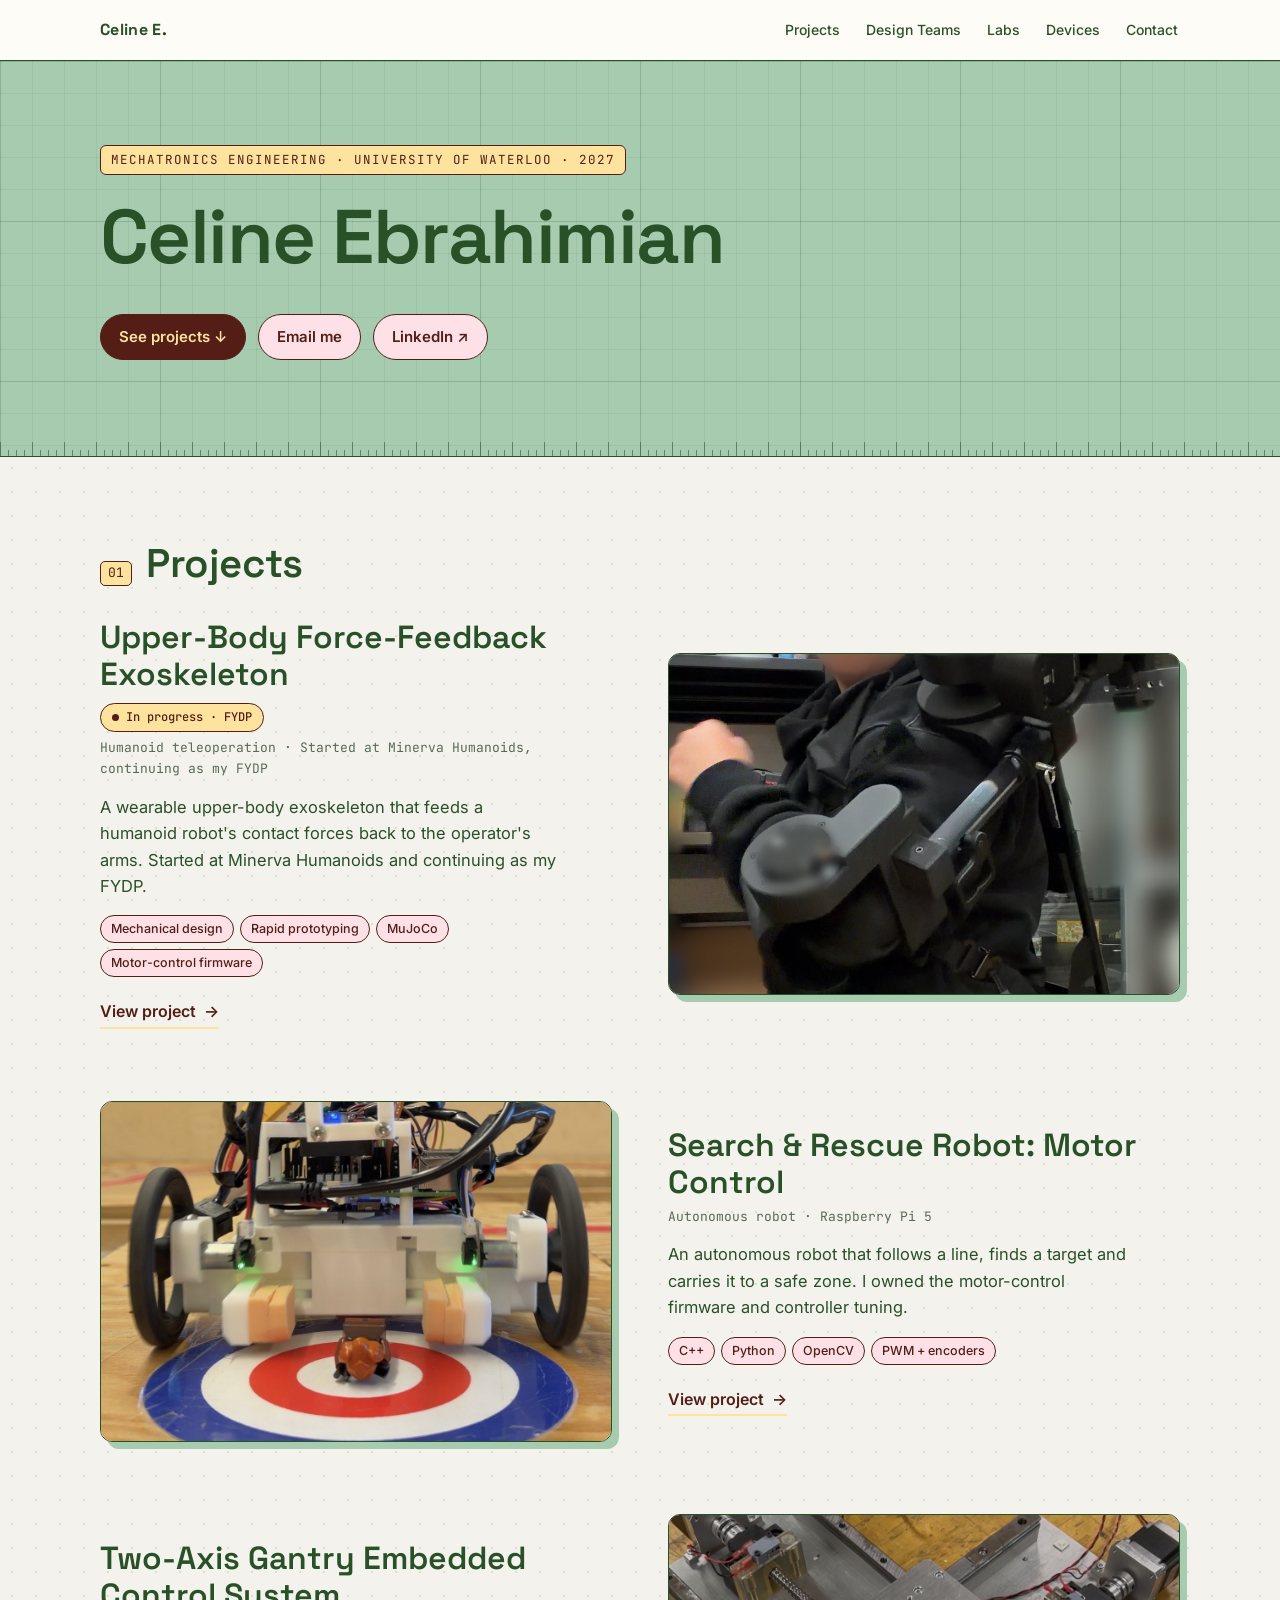
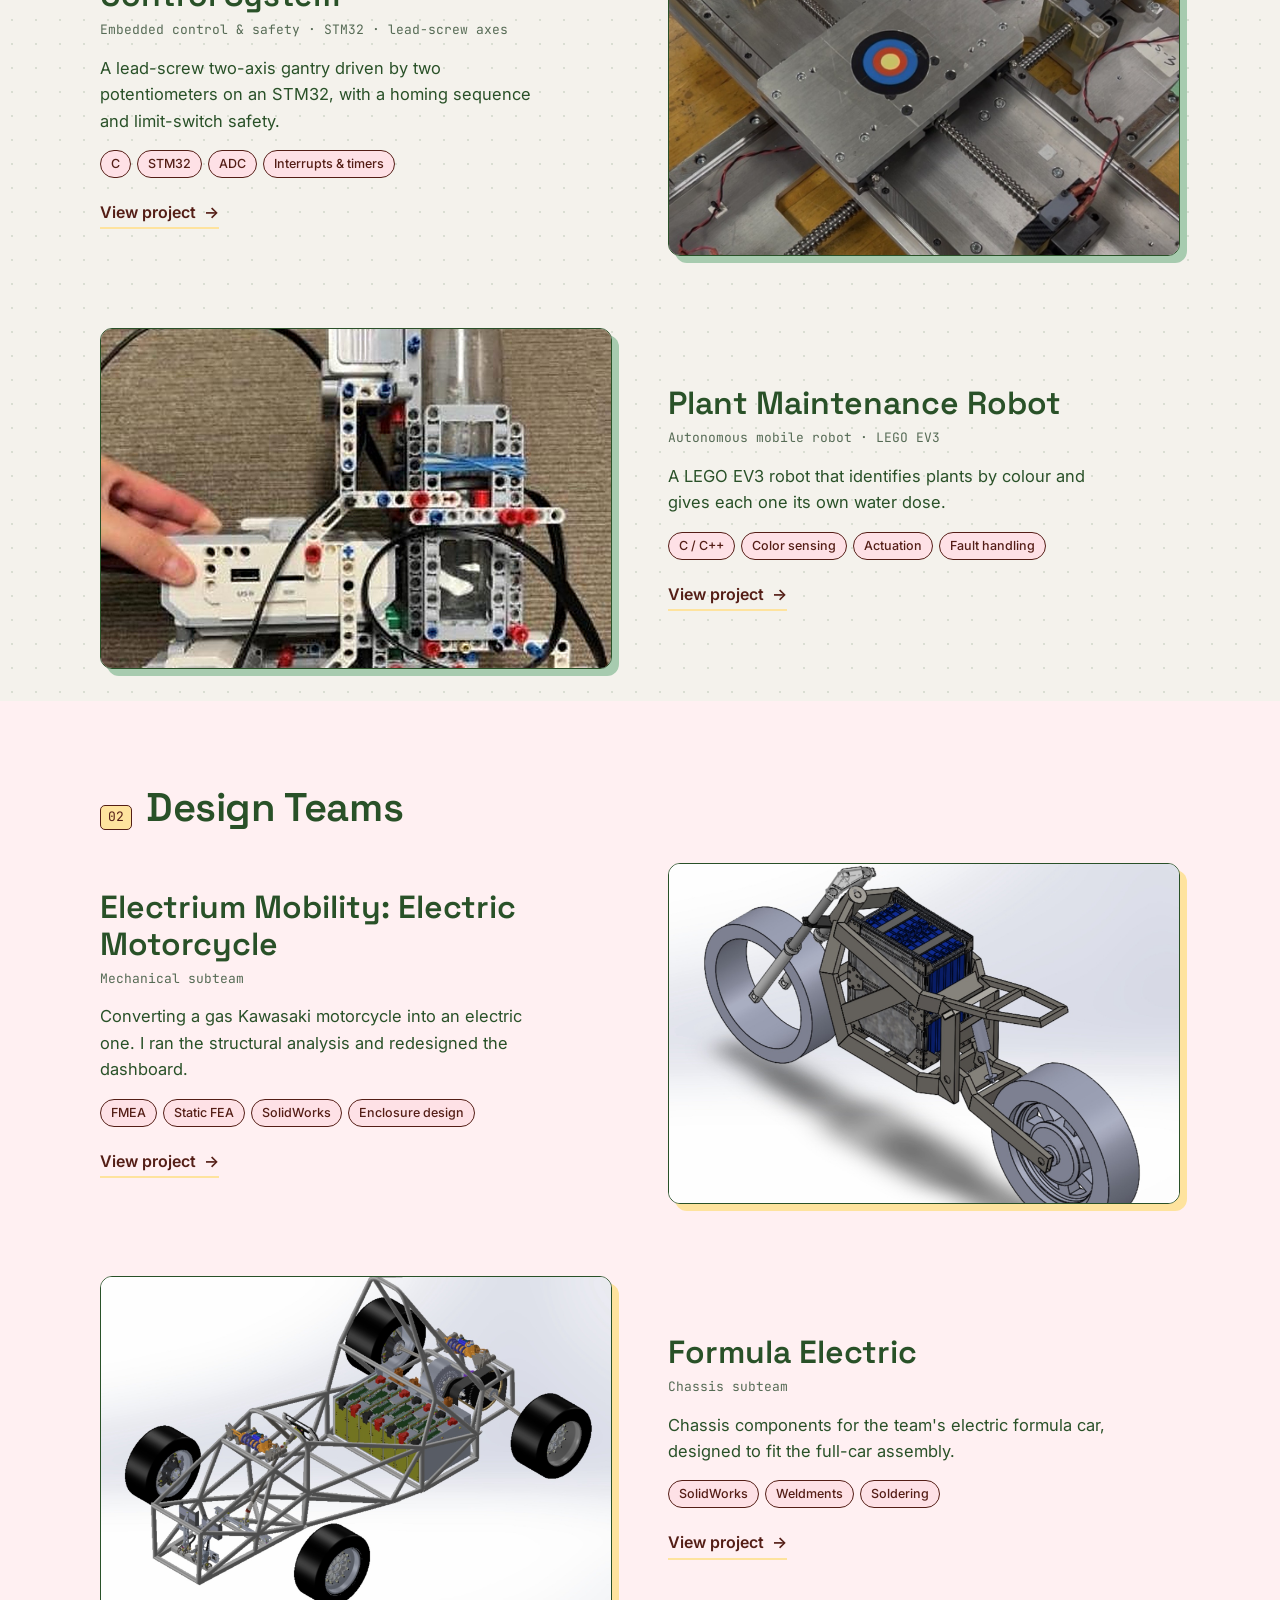
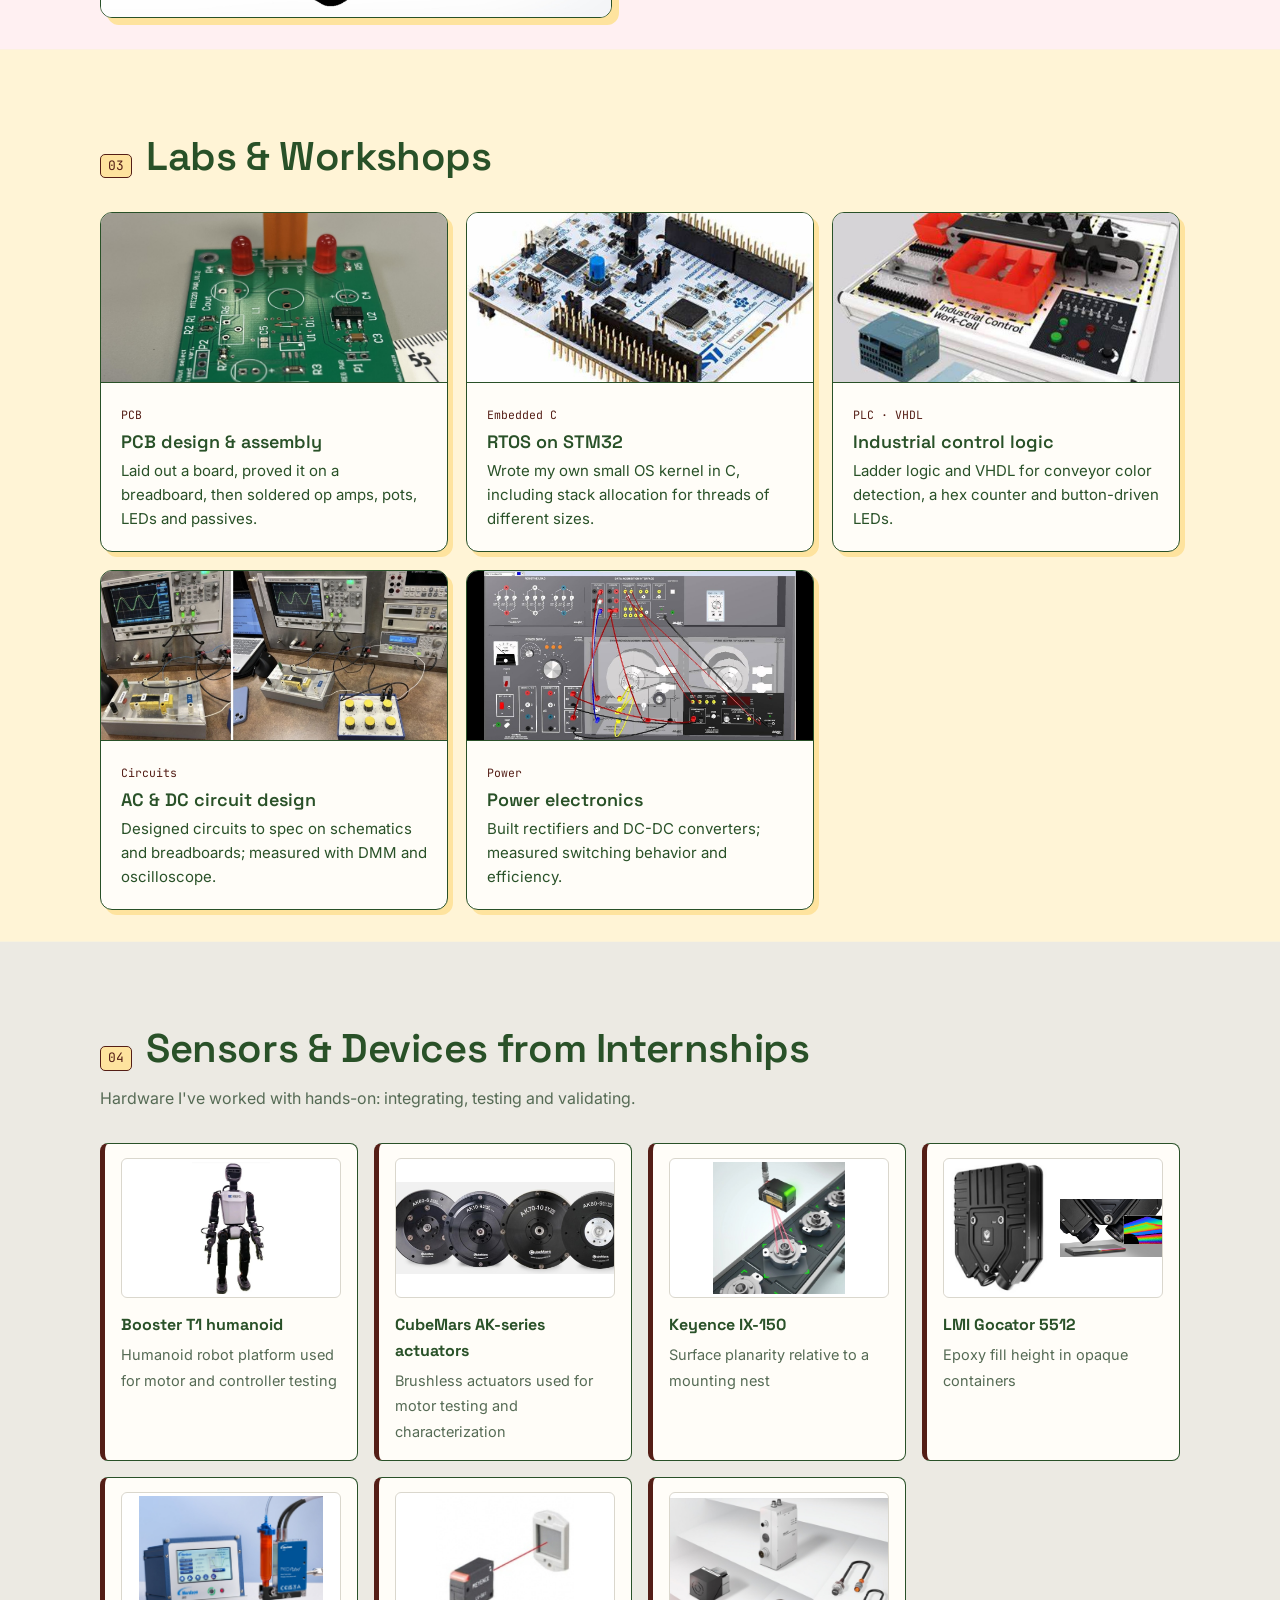
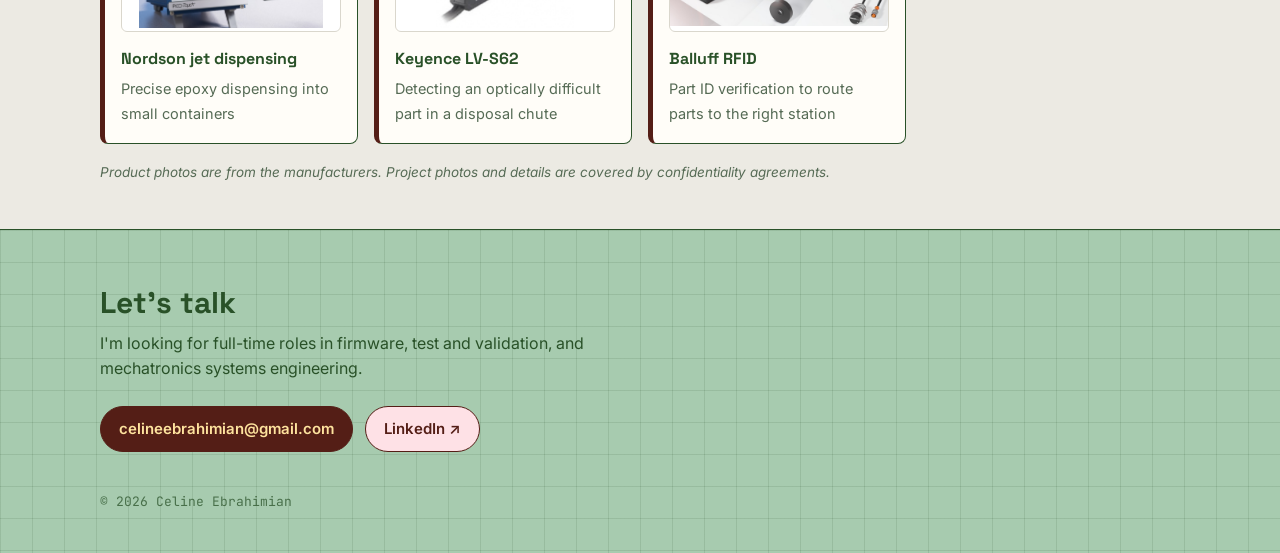
<file: index.html>
<!doctype html>
<html lang="en">
<head>
<meta charset="utf-8">
<meta name="viewport" content="width=device-width, initial-scale=1">
<meta name="theme-color" content="#A7CBAF">
<title>Celine Ebrahimian — Engineering Portfolio</title>
<meta name="description" content="Engineering portfolio of Celine Ebrahimian, Mechatronics Engineering at the University of Waterloo. Firmware, controls, embedded systems and mechanical design projects.">
<link rel="preconnect" href="https://fonts.googleapis.com">
<link rel="preconnect" href="https://fonts.gstatic.com" crossorigin>
<link href="https://fonts.googleapis.com/css2?family=Space+Grotesk:wght@400;500;600;700&family=Inter:wght@400;500;600&family=JetBrains+Mono:wght@400;500&display=swap" rel="stylesheet">
<link rel="stylesheet" href="styles.css">
</head>
<body>

<nav>
  <div class="wrap">
    <a class="mark" href="#top">Celine E<span>.</span></a>
    <ul>
      <li><a href="#projects" data-sec="projects">Projects</a></li>
      <li><a href="#teams" data-sec="teams">Design Teams</a></li>
      <li><a href="#labs" data-sec="labs">Labs</a></li>
      <li><a href="#coop" data-sec="coop">Devices</a></li>
      <li><a href="#contact" data-sec="contact">Contact</a></li>
    </ul>
  </div>
</nav>

<header class="hero" id="top">
  <div class="wrap">
    <div class="eyebrow">Mechatronics Engineering · University of Waterloo · 2027</div>
    <h1>Celine Ebrahimian</h1>
    <div class="btns">
      <a class="btn primary" href="#projects">See projects ↓</a>
      <a class="btn ghost" href="mailto:celineebrahimian@gmail.com">Email me</a>
      <a class="btn ghost" href="https://www.linkedin.com/in/celine-ebrahimian" target="_blank" rel="noopener">LinkedIn ↗</a>
    </div>
  </div>
</header>

<main class="wrap">

  <!-- ============ PROJECTS ============ -->
  <section id="projects">
    <div class="sec-head"><span class="num">01</span><h2>Projects</h2></div>
    <div class="features">
      <a class="feature" href="projects/exoskeleton.html">
        <div class="f-img"><img src="images/exo-side.jpg" alt="Upper-Body Force-Feedback Exoskeleton" loading="lazy" style="object-position:center 58%"></div>
        <div class="f-text">
          <div class="f-title-row"><h3>Upper-Body Force-Feedback Exoskeleton</h3><span class="status">In progress · FYDP</span></div>
          <div class="p-meta">Humanoid teleoperation · Started at Minerva Humanoids, continuing as my FYDP</div>
          <p class="f-sum">A wearable upper-body exoskeleton that feeds a humanoid robot's contact forces back to the operator's arms. Started at Minerva Humanoids and continuing as my FYDP.</p>
          <div class="tags"><span>Mechanical design</span><span>Rapid prototyping</span><span>MuJoCo</span><span>Motor-control firmware</span></div>
          <span class="f-more">View project <i>→</i></span>
        </div>
      </a>
      <a class="feature" href="projects/search-and-rescue-robot.html">
        <div class="f-img"><img src="images/sr-robot.jpg" alt="Search &amp; Rescue Robot: Motor Control" loading="lazy" style="object-position:center 80%"></div>
        <div class="f-text">
          <div class="f-title-row"><h3>Search &amp; Rescue Robot: Motor Control</h3></div>
          <div class="p-meta">Autonomous robot · Raspberry Pi 5</div>
          <p class="f-sum">An autonomous robot that follows a line, finds a target and carries it to a safe zone. I owned the motor-control firmware and controller tuning.</p>
          <div class="tags"><span>C++</span><span>Python</span><span>OpenCV</span><span>PWM + encoders</span></div>
          <span class="f-more">View project <i>→</i></span>
        </div>
      </a>
      <a class="feature" href="projects/two-axis-gantry.html">
        <div class="f-img"><img src="images/gantry-rig.jpg" alt="Two-Axis Gantry Embedded Control System" loading="lazy" style="object-position:center"></div>
        <div class="f-text">
          <div class="f-title-row"><h3>Two-Axis Gantry Embedded Control System</h3></div>
          <div class="p-meta">Embedded control &amp; safety · STM32 · lead-screw axes</div>
          <p class="f-sum">A lead-screw two-axis gantry driven by two potentiometers on an STM32, with a homing sequence and limit-switch safety.</p>
          <div class="tags"><span>C</span><span>STM32</span><span>ADC</span><span>Interrupts &amp; timers</span></div>
          <span class="f-more">View project <i>→</i></span>
        </div>
      </a>
      <a class="feature" href="projects/plant-maintenance-robot.html">
        <div class="f-img"><img src="images/plant-robot.jpg" alt="Plant Maintenance Robot" loading="lazy" style="object-position:center 40%"></div>
        <div class="f-text">
          <div class="f-title-row"><h3>Plant Maintenance Robot</h3></div>
          <div class="p-meta">Autonomous mobile robot · LEGO EV3</div>
          <p class="f-sum">A LEGO EV3 robot that identifies plants by colour and gives each one its own water dose.</p>
          <div class="tags"><span>C / C++</span><span>Color sensing</span><span>Actuation</span><span>Fault handling</span></div>
          <span class="f-more">View project <i>→</i></span>
        </div>
      </a>
    </div>
  </section>

  <!-- ============ DESIGN TEAMS ============ -->
  <section id="teams" class="band">
    <div class="sec-head"><span class="num">02</span><h2>Design Teams</h2></div>
    <div class="features">
      <a class="feature" href="projects/electrium-motorcycle.html">
        <div class="f-img"><img src="images/moto-cad.jpg" alt="Electrium Mobility: Electric Motorcycle" loading="lazy" style="object-position:center"></div>
        <div class="f-text">
          <div class="f-title-row"><h3>Electrium Mobility: Electric Motorcycle</h3></div>
          <div class="p-meta">Mechanical subteam</div>
          <p class="f-sum">Converting a gas Kawasaki motorcycle into an electric one. I ran the structural analysis and redesigned the dashboard.</p>
          <div class="tags"><span>FMEA</span><span>Static FEA</span><span>SolidWorks</span><span>Enclosure design</span></div>
          <span class="f-more">View project <i>→</i></span>
        </div>
      </a>
      <a class="feature" href="projects/formula-electric.html">
        <div class="f-img"><img src="images/fe-car.jpg" alt="Formula Electric" loading="lazy" style="object-position:center"></div>
        <div class="f-text">
          <div class="f-title-row"><h3>Formula Electric</h3></div>
          <div class="p-meta">Chassis subteam</div>
          <p class="f-sum">Chassis components for the team's electric formula car, designed to fit the full-car assembly.</p>
          <div class="tags"><span>SolidWorks</span><span>Weldments</span><span>Soldering</span></div>
          <span class="f-more">View project <i>→</i></span>
        </div>
      </a>
    </div>
  </section>

  <!-- ============ LABS ============ -->
  <section id="labs" class="band">
    <div class="sec-head"><span class="num">03</span><h2>Labs &amp; Workshops</h2></div>
    <div class="grid-cards">
      <div class="card">
        <img src="images/lab-pcb.jpg" alt="Hand-soldered PCB with LEDs and op amps" loading="lazy">
        <div class="body"><span class="pill">PCB</span><h3>PCB design &amp; assembly</h3><p>Laid out a board, proved it on a breadboard, then soldered op amps, pots, LEDs and passives.</p></div>
      </div>
      <div class="card">
        <img src="images/lab-nucleo.jpg" alt="STM32 Nucleo development board" loading="lazy">
        <div class="body"><span class="pill">Embedded C</span><h3>RTOS on STM32</h3><p>Wrote my own small OS kernel in C, including stack allocation for threads of different sizes.</p></div>
      </div>
      <div class="card">
        <img src="images/lab-plc.jpg" alt="Industrial control work-cell trainer with conveyor and PLC" loading="lazy">
        <div class="body"><span class="pill">PLC · VHDL</span><h3>Industrial control logic</h3><p>Ladder logic and VHDL for conveyor color detection, a hex counter and button-driven LEDs.</p></div>
      </div>
      <div class="card">
        <img src="images/lab-scope.jpg" alt="Oscilloscope and circuit trainer on lab bench" loading="lazy">
        <div class="body"><span class="pill">Circuits</span><h3>AC &amp; DC circuit design</h3><p>Designed circuits to spec on schematics and breadboards; measured with DMM and oscilloscope.</p></div>
      </div>
      <div class="card">
        <img src="images/lab-power.jpg" alt="Power electronics lab setup" loading="lazy">
        <div class="body"><span class="pill">Power</span><h3>Power electronics</h3><p>Built rectifiers and DC-DC converters; measured switching behavior and efficiency.</p></div>
      </div>
    </div>
  </section>

  <!-- ============ DEVICES ============ -->
  <section id="coop" class="band">
    <div class="sec-head"><span class="num">04</span><h2>Sensors &amp; Devices from Internships</h2></div>
    <p class="sec-sub">Hardware I've worked with hands-on: integrating, testing and validating.</p>
    <div class="sensors">
      <div class="sensor"><div class="ph"><img src="images/dev-booster.jpg" alt="Booster T1 humanoid robot" loading="lazy"></div><b>Booster T1 humanoid</b><span>Humanoid robot platform used for motor and controller testing</span></div>
      <div class="sensor"><div class="ph"><img src="images/dev-cubemars.jpg" alt="CubeMars AK-series actuators" loading="lazy"></div><b>CubeMars AK-series actuators</b><span>Brushless actuators used for motor testing and characterization</span></div>
      <div class="sensor"><div class="ph"><img src="images/dev-keyence-ix.jpg" alt="Keyence IX laser sensor over parts on a conveyor" loading="lazy"></div><b>Keyence IX-150</b><span>Surface planarity relative to a mounting nest</span></div>
      <div class="sensor"><div class="ph"><img src="images/dev-gocator.jpg" alt="LMI Gocator 3D sensor" loading="lazy"><img src="images/dev-gocator-scan.jpg" alt="Gocator 3D scan of a part" loading="lazy"></div><b>LMI Gocator 5512</b><span>Epoxy fill height in opaque containers</span></div>
      <div class="sensor"><div class="ph"><img src="images/dev-nordson.jpg" alt="Nordson PICO jet dispensing system" loading="lazy"></div><b>Nordson jet dispensing</b><span>Precise epoxy dispensing into small containers</span></div>
      <div class="sensor"><div class="ph"><img src="images/dev-keyence-lv.jpg" alt="Keyence LV laser sensor with reflector" loading="lazy"></div><b>Keyence LV-S62</b><span>Detecting an optically difficult part in a disposal chute</span></div>
      <div class="sensor"><div class="ph"><img src="images/dev-balluff.jpg" alt="Balluff RFID read heads and tags" loading="lazy"></div><b>Balluff RFID</b><span>Part ID verification to route parts to the right station</span></div>
    </div>
    <p class="note">Product photos are from the manufacturers. Project photos and details are covered by confidentiality agreements.</p>
  </section>
</main>

<footer id="contact">
  <div class="wrap">
    <h2>Let's talk</h2>
    <p>I'm looking for full-time roles in firmware, test and validation, and mechatronics systems engineering.</p>
    <div class="btns">
      <a class="btn primary" href="mailto:celineebrahimian@gmail.com">celineebrahimian@gmail.com</a>
      <a class="btn ghost" href="https://www.linkedin.com/in/celine-ebrahimian" target="_blank" rel="noopener">LinkedIn ↗</a>
    </div>
    <small>© 2026 Celine Ebrahimian</small>
  </div>
</footer>

<dialog id="lb"><button aria-label="Close" onclick="this.parentElement.close()">×</button><img alt=""></dialog>
<script src="script.js"></script>
</body>
</html>
</file>
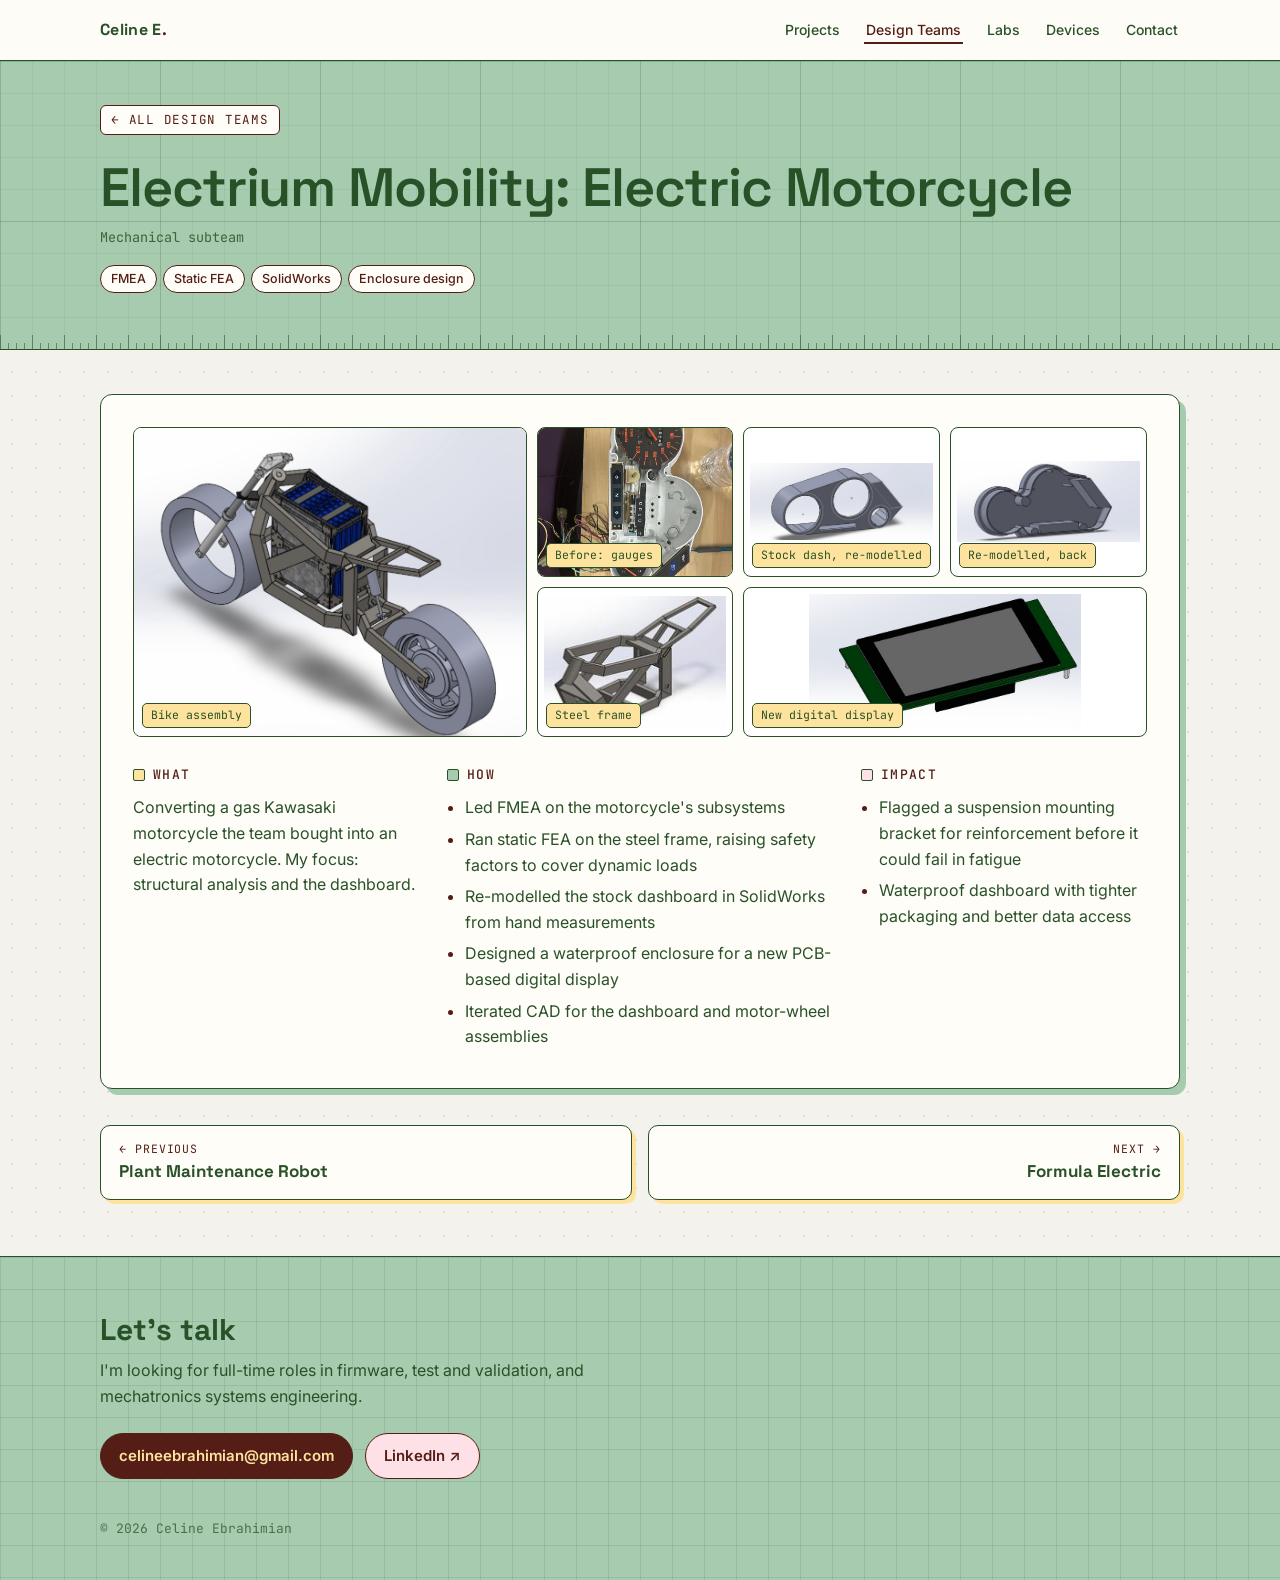
<file: electrium-motorcycle.html>
<!doctype html>
<html lang="en">
<head>
<meta charset="utf-8">
<meta name="viewport" content="width=device-width, initial-scale=1">
<meta name="theme-color" content="#A7CBAF">
<title>Electrium Mobility: Electric Motorcycle — Celine Ebrahimian</title>
<meta name="description" content="Converting a gas Kawasaki motorcycle into an electric one. I ran the structural analysis and redesigned the dashboard.">
<link rel="preconnect" href="https://fonts.googleapis.com">
<link rel="preconnect" href="https://fonts.gstatic.com" crossorigin>
<link href="https://fonts.googleapis.com/css2?family=Space+Grotesk:wght@400;500;600;700&family=Inter:wght@400;500;600&family=JetBrains+Mono:wght@400;500&display=swap" rel="stylesheet">
<link rel="stylesheet" href="../styles.css">
</head>
<body data-section="teams">

<nav>
  <div class="wrap">
    <a class="mark" href="../index.html">Celine E<span>.</span></a>
    <ul>
      <li><a href="../index.html#projects" data-sec="projects">Projects</a></li>
      <li><a href="../index.html#teams" data-sec="teams">Design Teams</a></li>
      <li><a href="../index.html#labs" data-sec="labs">Labs</a></li>
      <li><a href="../index.html#coop" data-sec="coop">Devices</a></li>
      <li><a href="#contact" data-sec="contact">Contact</a></li>
    </ul>
  </div>
</nav>

<header class="hero detail-hero" id="top">
  <div class="wrap">
    <a class="crumb" href="../index.html#teams">← All design teams</a>
    <h1>Electrium Mobility: Electric Motorcycle</h1>
    <div class="p-meta">Mechanical subteam</div>
    <div class="tags"><span>FMEA</span><span>Static FEA</span><span>SolidWorks</span><span>Enclosure design</span></div>
  </div>
</header>

<main class="wrap detail-main">
  <article class="project" id="electrium-motorcycle">
          <div class="gallery wide4">
        <figure><img src="../images/moto-cad.jpg" alt="Electric motorcycle CAD assembly" loading="lazy"><figcaption>Bike assembly</figcaption></figure>
        <figure><img src="../images/moto-old-dash.jpg" alt="Original mechanical gauge dashboard" loading="lazy"><figcaption>Before: gauges</figcaption></figure>
        <figure class="contain"><img src="../images/moto-enclosure.jpg" alt="Stock dashboard re-modelled in SolidWorks from measurements, front" loading="lazy"><figcaption>Stock dash, re-modelled</figcaption></figure>
        <figure class="contain"><img src="../images/moto-dash-back.jpg" alt="Stock dashboard re-modelled in SolidWorks from measurements, back" loading="lazy"><figcaption>Re-modelled, back</figcaption></figure>
        <figure class="contain"><img src="../images/moto-frame.jpg" alt="Steel motorcycle frame CAD" loading="lazy"><figcaption>Steel frame</figcaption></figure>
        <figure class="contain" style="grid-column:span 2"><img src="../images/moto-display.jpg" alt="PCB-based digital display" loading="lazy"><figcaption>New digital display</figcaption></figure>
      </div>
      <div class="whw">
        <div class="what">
          <h4>What</h4>
          <p>Converting a gas Kawasaki motorcycle the team bought into an electric motorcycle. My focus: structural analysis and the dashboard.</p>
        </div>
        <div class="how">
          <h4>How</h4>
          <ul>
            <li>Led FMEA on the motorcycle's subsystems</li>
            <li>Ran static FEA on the steel frame, raising safety factors to cover dynamic loads</li>
            <li>Re-modelled the stock dashboard in SolidWorks from hand measurements</li>
            <li>Designed a waterproof enclosure for a new PCB-based digital display</li>
            <li>Iterated CAD for the dashboard and motor-wheel assemblies</li>
          </ul>
        </div>
        <div class="why">
          <h4>Impact</h4>
          <ul>
            <li>Flagged a suspension mounting bracket for reinforcement before it could fail in fatigue</li>
            <li>Waterproof dashboard with tighter packaging and better data access</li>
          </ul>
        </div>
      </div>
    
  </article>

  <div class="pager">
    <a class="prev" href="plant-maintenance-robot.html"><small>← Previous</small><b>Plant Maintenance Robot</b></a>
    <a class="next" href="formula-electric.html"><small>Next →</small><b>Formula Electric</b></a>
  </div>
</main>

<footer id="contact">
  <div class="wrap">
    <h2>Let's talk</h2>
    <p>I'm looking for full-time roles in firmware, test and validation, and mechatronics systems engineering.</p>
    <div class="btns">
      <a class="btn primary" href="mailto:celineebrahimian@gmail.com">celineebrahimian@gmail.com</a>
      <a class="btn ghost" href="https://www.linkedin.com/in/celine-ebrahimian" target="_blank" rel="noopener">LinkedIn ↗</a>
    </div>
    <small>© 2026 Celine Ebrahimian</small>
  </div>
</footer>

<dialog id="lb"><button aria-label="Close" onclick="this.parentElement.close()">×</button><img alt=""></dialog>
<script src="../script.js"></script>
</body>
</html>
</file>
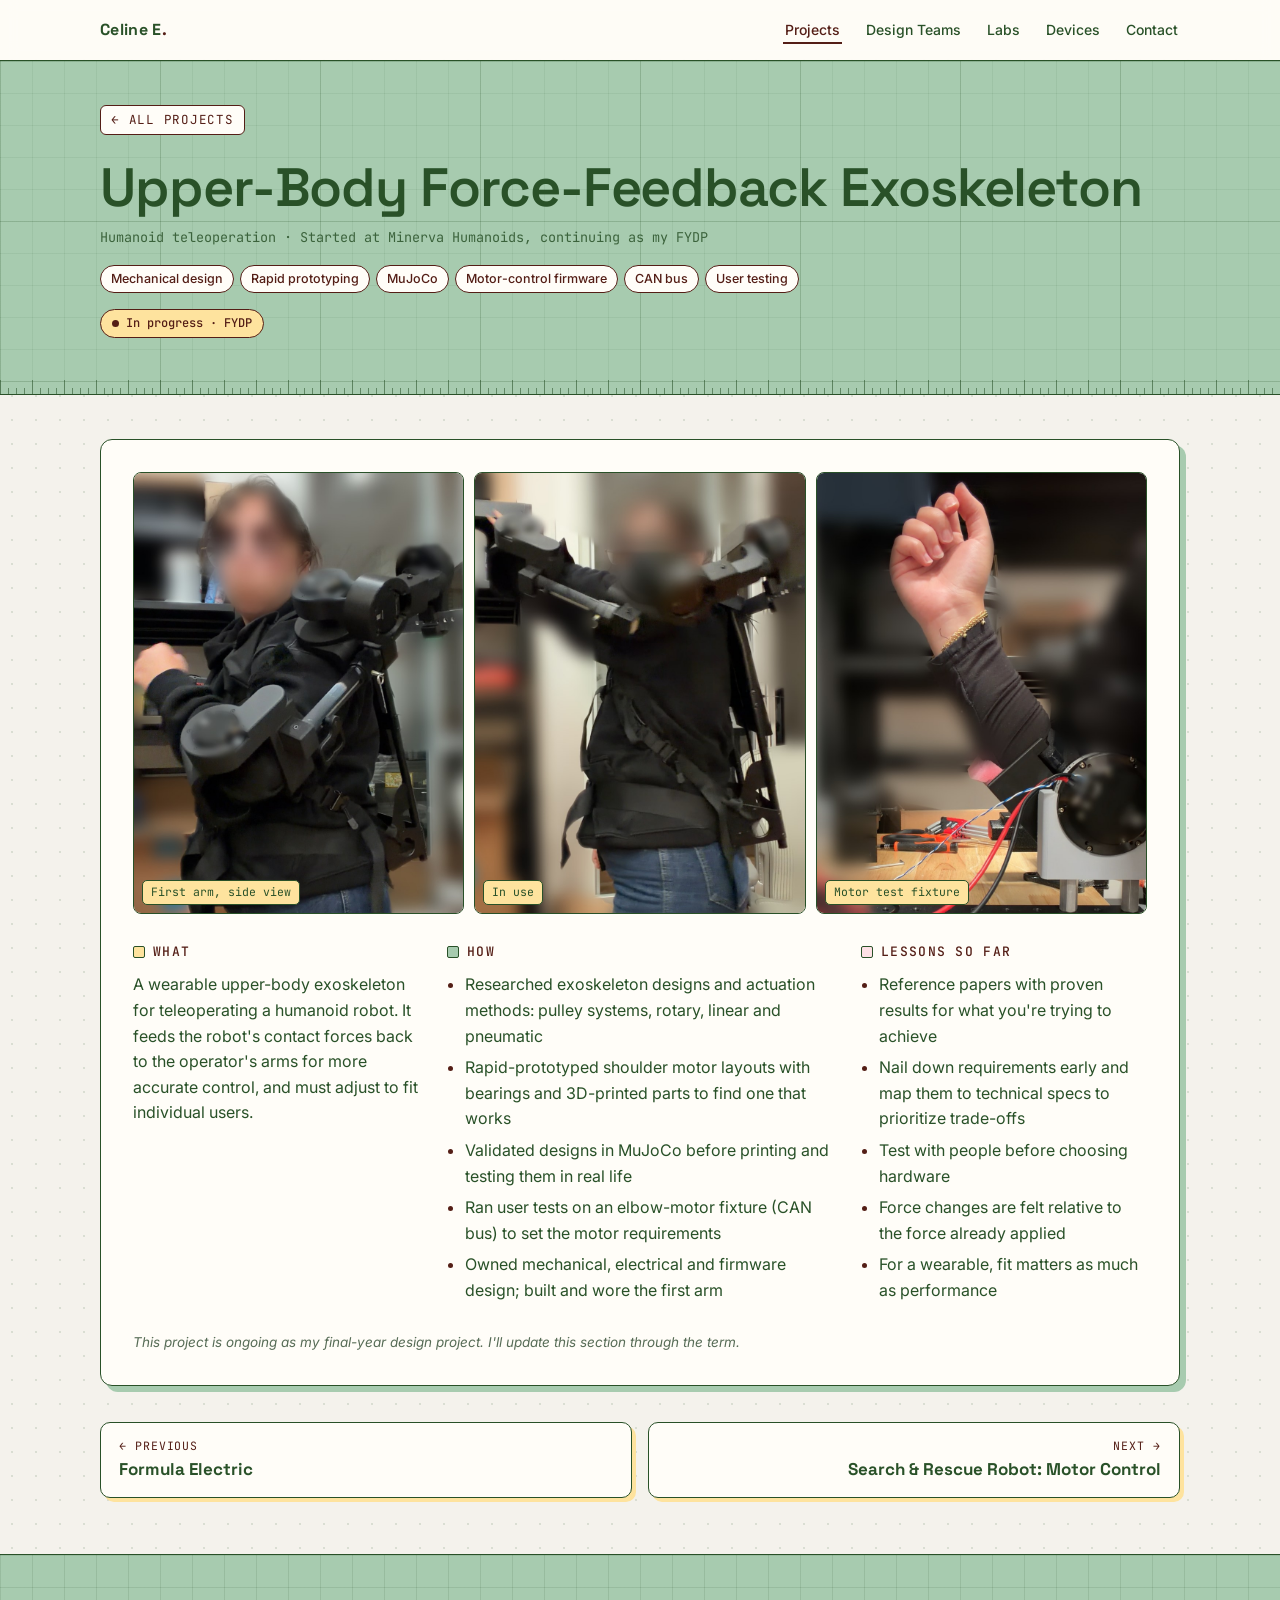
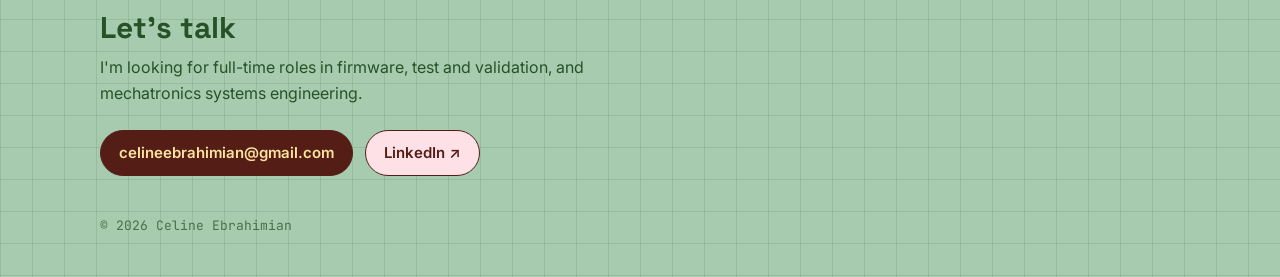
<file: exoskeleton.html>
<!doctype html>
<html lang="en">
<head>
<meta charset="utf-8">
<meta name="viewport" content="width=device-width, initial-scale=1">
<meta name="theme-color" content="#A7CBAF">
<title>Upper-Body Force-Feedback Exoskeleton — Celine Ebrahimian</title>
<meta name="description" content="A wearable upper-body exoskeleton that feeds a humanoid robot's contact forces back to the operator's arms. Started at Minerva Humanoids and continuing as my FYDP.">
<link rel="preconnect" href="https://fonts.googleapis.com">
<link rel="preconnect" href="https://fonts.gstatic.com" crossorigin>
<link href="https://fonts.googleapis.com/css2?family=Space+Grotesk:wght@400;500;600;700&family=Inter:wght@400;500;600&family=JetBrains+Mono:wght@400;500&display=swap" rel="stylesheet">
<link rel="stylesheet" href="../styles.css">
</head>
<body data-section="projects">

<nav>
  <div class="wrap">
    <a class="mark" href="../index.html">Celine E<span>.</span></a>
    <ul>
      <li><a href="../index.html#projects" data-sec="projects">Projects</a></li>
      <li><a href="../index.html#teams" data-sec="teams">Design Teams</a></li>
      <li><a href="../index.html#labs" data-sec="labs">Labs</a></li>
      <li><a href="../index.html#coop" data-sec="coop">Devices</a></li>
      <li><a href="#contact" data-sec="contact">Contact</a></li>
    </ul>
  </div>
</nav>

<header class="hero detail-hero" id="top">
  <div class="wrap">
    <a class="crumb" href="../index.html#projects">← All projects</a>
    <h1>Upper-Body Force-Feedback Exoskeleton</h1>
    <div class="p-meta">Humanoid teleoperation · Started at Minerva Humanoids, continuing as my FYDP</div>
    <div class="tags"><span>Mechanical design</span><span>Rapid prototyping</span><span>MuJoCo</span><span>Motor-control firmware</span><span>CAN bus</span><span>User testing</span></div>
    <div><span class="status">In progress · FYDP</span></div>
  </div>
</header>

<main class="wrap detail-main">
  <article class="project" id="exoskeleton">
          <div class="gallery portrait">
        <figure><img src="../images/exo-side.jpg" alt="Wearing the single-arm exoskeleton prototype, side view showing shoulder and elbow joints and the backpack frame" loading="lazy"><figcaption>First arm, side view</figcaption></figure>
        <figure><img src="../images/exo-raised.jpg" alt="Wearing the exoskeleton with arms raised forward" loading="lazy"><figcaption>In use</figcaption></figure>
        <figure><img src="../images/exo-fixture.jpg" alt="Arm resting in the elbow-motor test fixture used for user testing" loading="lazy"><figcaption>Motor test fixture</figcaption></figure>
      </div>
      <div class="whw">
        <div class="what">
          <h4>What</h4>
          <p>A wearable upper-body exoskeleton for teleoperating a humanoid robot. It feeds the robot's contact forces back to the operator's arms for more accurate control, and must adjust to fit individual users.</p>
        </div>
        <div class="how">
          <h4>How</h4>
          <ul>
            <li>Researched exoskeleton designs and actuation methods: pulley systems, rotary, linear and pneumatic</li>
            <li>Rapid-prototyped shoulder motor layouts with bearings and 3D-printed parts to find one that works</li>
            <li>Validated designs in MuJoCo before printing and testing them in real life</li>
            <li>Ran user tests on an elbow-motor fixture (CAN bus) to set the motor requirements</li>
            <li>Owned mechanical, electrical and firmware design; built and wore the first arm</li>
          </ul>
        </div>
        <div class="why">
          <h4>Lessons so far</h4>
          <ul>
            <li>Reference papers with proven results for what you're trying to achieve</li>
            <li>Nail down requirements early and map them to technical specs to prioritize trade-offs</li>
            <li>Test with people before choosing hardware</li>
            <li>Force changes are felt relative to the force already applied</li>
            <li>For a wearable, fit matters as much as performance</li>
          </ul>
        </div>
      </div>
      <p class="update-note">This project is ongoing as my final-year design project. I'll update this section through the term.</p>
    
  </article>

  <div class="pager">
    <a class="prev" href="formula-electric.html"><small>← Previous</small><b>Formula Electric</b></a>
    <a class="next" href="search-and-rescue-robot.html"><small>Next →</small><b>Search &amp; Rescue Robot: Motor Control</b></a>
  </div>
</main>

<footer id="contact">
  <div class="wrap">
    <h2>Let's talk</h2>
    <p>I'm looking for full-time roles in firmware, test and validation, and mechatronics systems engineering.</p>
    <div class="btns">
      <a class="btn primary" href="mailto:celineebrahimian@gmail.com">celineebrahimian@gmail.com</a>
      <a class="btn ghost" href="https://www.linkedin.com/in/celine-ebrahimian" target="_blank" rel="noopener">LinkedIn ↗</a>
    </div>
    <small>© 2026 Celine Ebrahimian</small>
  </div>
</footer>

<dialog id="lb"><button aria-label="Close" onclick="this.parentElement.close()">×</button><img alt=""></dialog>
<script src="../script.js"></script>
</body>
</html>
</file>
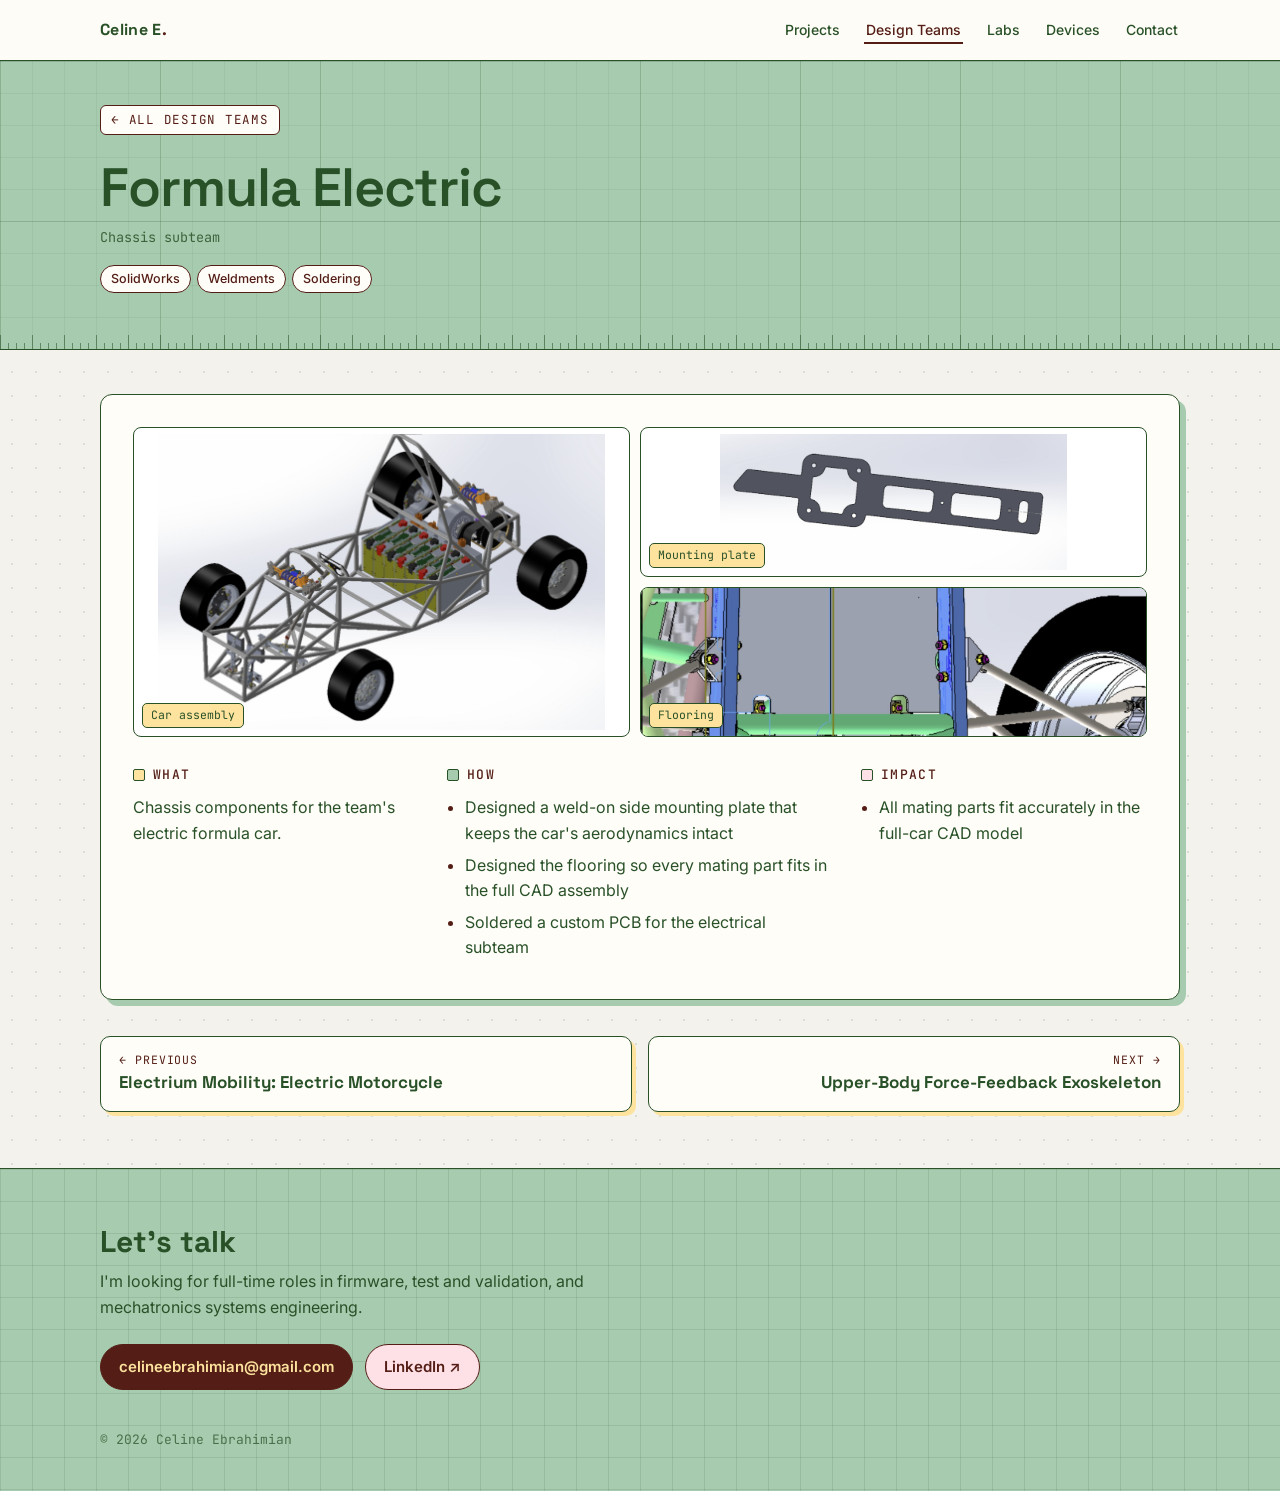
<file: formula-electric.html>
<!doctype html>
<html lang="en">
<head>
<meta charset="utf-8">
<meta name="viewport" content="width=device-width, initial-scale=1">
<meta name="theme-color" content="#A7CBAF">
<title>Formula Electric — Celine Ebrahimian</title>
<meta name="description" content="Chassis components for the team's electric formula car, designed to fit the full-car assembly.">
<link rel="preconnect" href="https://fonts.googleapis.com">
<link rel="preconnect" href="https://fonts.gstatic.com" crossorigin>
<link href="https://fonts.googleapis.com/css2?family=Space+Grotesk:wght@400;500;600;700&family=Inter:wght@400;500;600&family=JetBrains+Mono:wght@400;500&display=swap" rel="stylesheet">
<link rel="stylesheet" href="../styles.css">
</head>
<body data-section="teams">

<nav>
  <div class="wrap">
    <a class="mark" href="../index.html">Celine E<span>.</span></a>
    <ul>
      <li><a href="../index.html#projects" data-sec="projects">Projects</a></li>
      <li><a href="../index.html#teams" data-sec="teams">Design Teams</a></li>
      <li><a href="../index.html#labs" data-sec="labs">Labs</a></li>
      <li><a href="../index.html#coop" data-sec="coop">Devices</a></li>
      <li><a href="#contact" data-sec="contact">Contact</a></li>
    </ul>
  </div>
</nav>

<header class="hero detail-hero" id="top">
  <div class="wrap">
    <a class="crumb" href="../index.html#teams">← All design teams</a>
    <h1>Formula Electric</h1>
    <div class="p-meta">Chassis subteam</div>
    <div class="tags"><span>SolidWorks</span><span>Weldments</span><span>Soldering</span></div>
  </div>
</header>

<main class="wrap detail-main">
  <article class="project" id="formula-electric">
          <div class="gallery">
        <figure class="contain"><img src="../images/fe-car.jpg" alt="Formula electric car chassis CAD" loading="lazy"><figcaption>Car assembly</figcaption></figure>
        <figure class="contain" style="grid-column:span 2"><img src="../images/fe-plate.jpg" alt="Chassis mounting plate CAD" loading="lazy"><figcaption>Mounting plate</figcaption></figure>
        <figure style="grid-column:span 2"><img src="../images/fe-floor.jpg" alt="Floor panel in chassis CAD" loading="lazy"><figcaption>Flooring</figcaption></figure>
      </div>
      <div class="whw">
        <div class="what">
          <h4>What</h4>
          <p>Chassis components for the team's electric formula car.</p>
        </div>
        <div class="how">
          <h4>How</h4>
          <ul>
            <li>Designed a weld-on side mounting plate that keeps the car's aerodynamics intact</li>
            <li>Designed the flooring so every mating part fits in the full CAD assembly</li>
            <li>Soldered a custom PCB for the electrical subteam</li>
          </ul>
        </div>
        <div class="why">
          <h4>Impact</h4>
          <ul>
            <li>All mating parts fit accurately in the full-car CAD model</li>
          </ul>
        </div>
      </div>
    
  </article>

  <div class="pager">
    <a class="prev" href="electrium-motorcycle.html"><small>← Previous</small><b>Electrium Mobility: Electric Motorcycle</b></a>
    <a class="next" href="exoskeleton.html"><small>Next →</small><b>Upper-Body Force-Feedback Exoskeleton</b></a>
  </div>
</main>

<footer id="contact">
  <div class="wrap">
    <h2>Let's talk</h2>
    <p>I'm looking for full-time roles in firmware, test and validation, and mechatronics systems engineering.</p>
    <div class="btns">
      <a class="btn primary" href="mailto:celineebrahimian@gmail.com">celineebrahimian@gmail.com</a>
      <a class="btn ghost" href="https://www.linkedin.com/in/celine-ebrahimian" target="_blank" rel="noopener">LinkedIn ↗</a>
    </div>
    <small>© 2026 Celine Ebrahimian</small>
  </div>
</footer>

<dialog id="lb"><button aria-label="Close" onclick="this.parentElement.close()">×</button><img alt=""></dialog>
<script src="../script.js"></script>
</body>
</html>
</file>
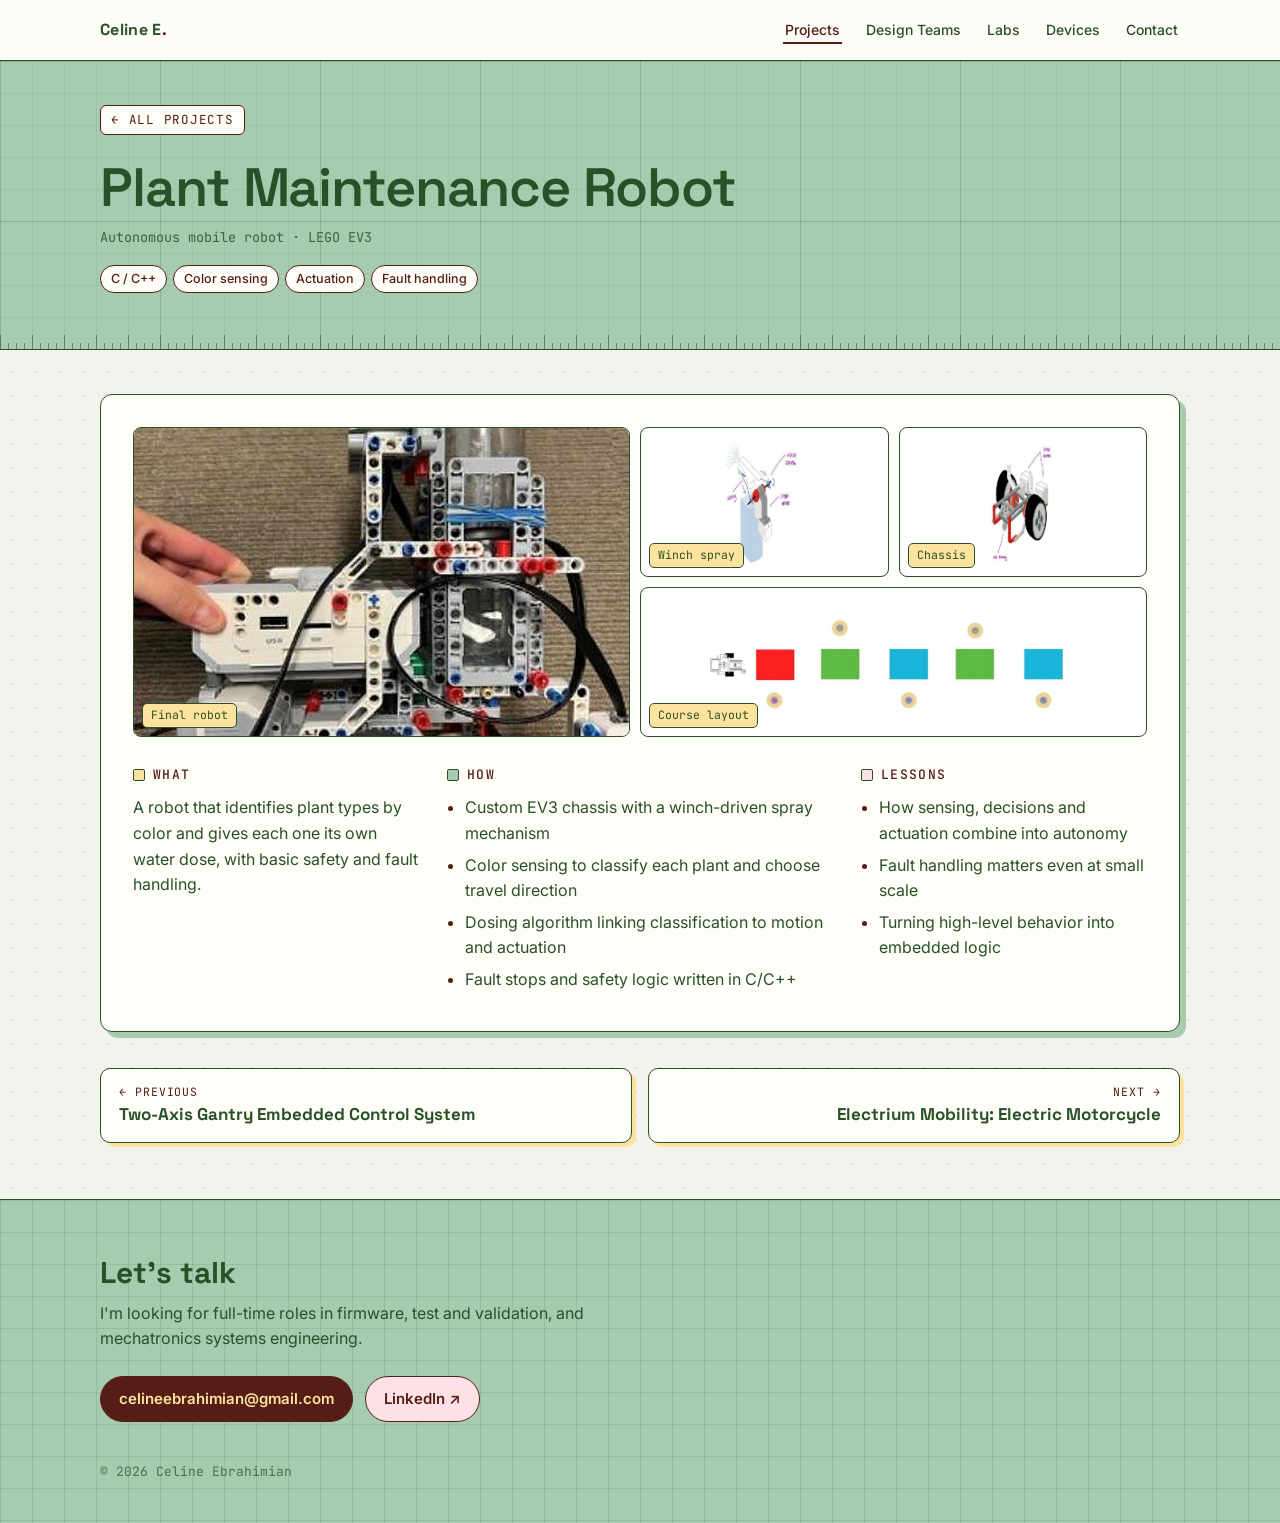
<file: plant-maintenance-robot.html>
<!doctype html>
<html lang="en">
<head>
<meta charset="utf-8">
<meta name="viewport" content="width=device-width, initial-scale=1">
<meta name="theme-color" content="#A7CBAF">
<title>Plant Maintenance Robot — Celine Ebrahimian</title>
<meta name="description" content="A LEGO EV3 robot that identifies plants by colour and gives each one its own water dose.">
<link rel="preconnect" href="https://fonts.googleapis.com">
<link rel="preconnect" href="https://fonts.gstatic.com" crossorigin>
<link href="https://fonts.googleapis.com/css2?family=Space+Grotesk:wght@400;500;600;700&family=Inter:wght@400;500;600&family=JetBrains+Mono:wght@400;500&display=swap" rel="stylesheet">
<link rel="stylesheet" href="../styles.css">
</head>
<body data-section="projects">

<nav>
  <div class="wrap">
    <a class="mark" href="../index.html">Celine E<span>.</span></a>
    <ul>
      <li><a href="../index.html#projects" data-sec="projects">Projects</a></li>
      <li><a href="../index.html#teams" data-sec="teams">Design Teams</a></li>
      <li><a href="../index.html#labs" data-sec="labs">Labs</a></li>
      <li><a href="../index.html#coop" data-sec="coop">Devices</a></li>
      <li><a href="#contact" data-sec="contact">Contact</a></li>
    </ul>
  </div>
</nav>

<header class="hero detail-hero" id="top">
  <div class="wrap">
    <a class="crumb" href="../index.html#projects">← All projects</a>
    <h1>Plant Maintenance Robot</h1>
    <div class="p-meta">Autonomous mobile robot · LEGO EV3</div>
    <div class="tags"><span>C / C++</span><span>Color sensing</span><span>Actuation</span><span>Fault handling</span></div>
  </div>
</header>

<main class="wrap detail-main">
  <article class="project" id="plant-maintenance-robot">
          <div class="gallery">
        <figure><img src="../images/plant-robot.jpg" alt="EV3 plant maintenance robot with water reservoir" loading="lazy"><figcaption>Final robot</figcaption></figure>
        <figure class="contain"><img src="../images/plant-winch-sketch.jpg" alt="Sketch of winch-driven spray mechanism" loading="lazy"><figcaption>Winch spray</figcaption></figure>
        <figure class="contain"><img src="../images/plant-chassis-sketch.jpg" alt="Sketch of custom chassis" loading="lazy"><figcaption>Chassis</figcaption></figure>
        <figure class="contain" style="grid-column:span 2"><img src="../images/plant-course.jpg" alt="Course layout with colored plant markers" loading="lazy"><figcaption>Course layout</figcaption></figure>
      </div>
      <div class="whw">
        <div class="what">
          <h4>What</h4>
          <p>A robot that identifies plant types by color and gives each one its own water dose, with basic safety and fault handling.</p>
        </div>
        <div class="how">
          <h4>How</h4>
          <ul>
            <li>Custom EV3 chassis with a winch-driven spray mechanism</li>
            <li>Color sensing to classify each plant and choose travel direction</li>
            <li>Dosing algorithm linking classification to motion and actuation</li>
            <li>Fault stops and safety logic written in C/C++</li>
          </ul>
        </div>
        <div class="why">
          <h4>Lessons</h4>
          <ul>
            <li>How sensing, decisions and actuation combine into autonomy</li>
            <li>Fault handling matters even at small scale</li>
            <li>Turning high-level behavior into embedded logic</li>
          </ul>
        </div>
      </div>
    
  </article>

  <div class="pager">
    <a class="prev" href="two-axis-gantry.html"><small>← Previous</small><b>Two-Axis Gantry Embedded Control System</b></a>
    <a class="next" href="electrium-motorcycle.html"><small>Next →</small><b>Electrium Mobility: Electric Motorcycle</b></a>
  </div>
</main>

<footer id="contact">
  <div class="wrap">
    <h2>Let's talk</h2>
    <p>I'm looking for full-time roles in firmware, test and validation, and mechatronics systems engineering.</p>
    <div class="btns">
      <a class="btn primary" href="mailto:celineebrahimian@gmail.com">celineebrahimian@gmail.com</a>
      <a class="btn ghost" href="https://www.linkedin.com/in/celine-ebrahimian" target="_blank" rel="noopener">LinkedIn ↗</a>
    </div>
    <small>© 2026 Celine Ebrahimian</small>
  </div>
</footer>

<dialog id="lb"><button aria-label="Close" onclick="this.parentElement.close()">×</button><img alt=""></dialog>
<script src="../script.js"></script>
</body>
</html>
</file>
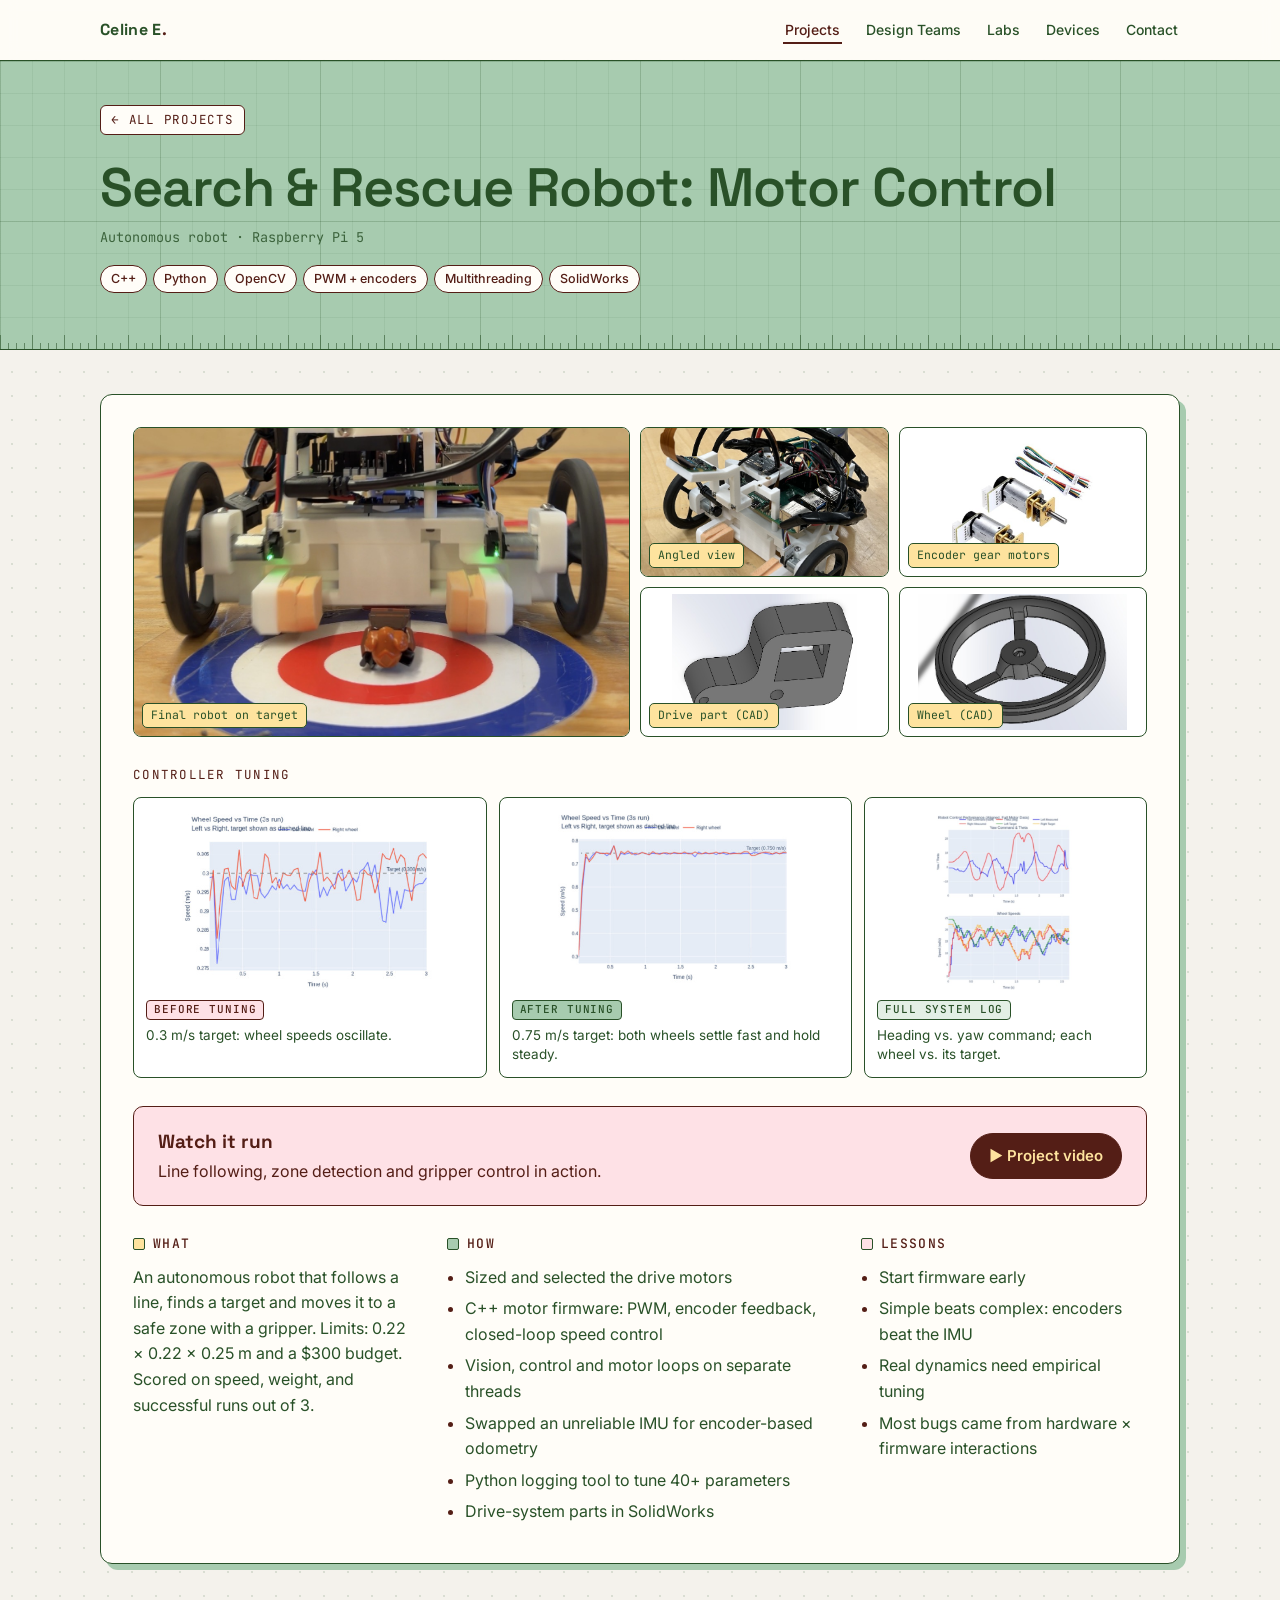
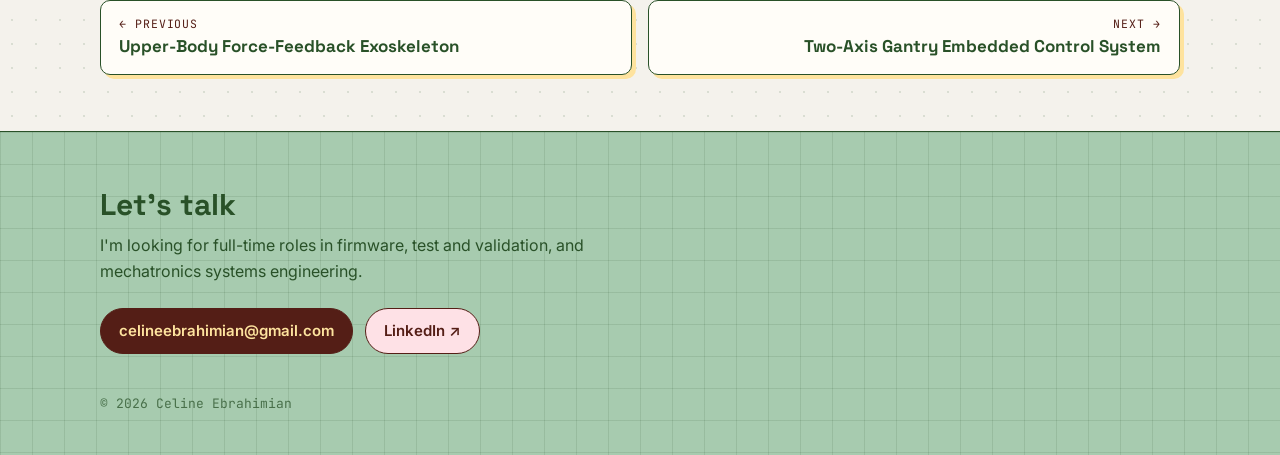
<file: search-and-rescue-robot.html>
<!doctype html>
<html lang="en">
<head>
<meta charset="utf-8">
<meta name="viewport" content="width=device-width, initial-scale=1">
<meta name="theme-color" content="#A7CBAF">
<title>Search & Rescue Robot: Motor Control — Celine Ebrahimian</title>
<meta name="description" content="An autonomous robot that follows a line, finds a target and carries it to a safe zone. I owned the motor-control firmware and controller tuning.">
<link rel="preconnect" href="https://fonts.googleapis.com">
<link rel="preconnect" href="https://fonts.gstatic.com" crossorigin>
<link href="https://fonts.googleapis.com/css2?family=Space+Grotesk:wght@400;500;600;700&family=Inter:wght@400;500;600&family=JetBrains+Mono:wght@400;500&display=swap" rel="stylesheet">
<link rel="stylesheet" href="../styles.css">
</head>
<body data-section="projects">

<nav>
  <div class="wrap">
    <a class="mark" href="../index.html">Celine E<span>.</span></a>
    <ul>
      <li><a href="../index.html#projects" data-sec="projects">Projects</a></li>
      <li><a href="../index.html#teams" data-sec="teams">Design Teams</a></li>
      <li><a href="../index.html#labs" data-sec="labs">Labs</a></li>
      <li><a href="../index.html#coop" data-sec="coop">Devices</a></li>
      <li><a href="#contact" data-sec="contact">Contact</a></li>
    </ul>
  </div>
</nav>

<header class="hero detail-hero" id="top">
  <div class="wrap">
    <a class="crumb" href="../index.html#projects">← All projects</a>
    <h1>Search &amp; Rescue Robot: Motor Control</h1>
    <div class="p-meta">Autonomous robot · Raspberry Pi 5</div>
    <div class="tags"><span>C++</span><span>Python</span><span>OpenCV</span><span>PWM + encoders</span><span>Multithreading</span><span>SolidWorks</span></div>
  </div>
</header>

<main class="wrap detail-main">
  <article class="project" id="search-and-rescue-robot">
          <div class="gallery">
        <figure><img src="../images/sr-robot.jpg" alt="Search and rescue robot stopped on the target zone" loading="lazy" style="object-position:center 85%"><figcaption>Final robot on target</figcaption></figure>
        <figure><img src="../images/sr-robot-2.jpg" alt="Search and rescue robot, angled view" loading="lazy"><figcaption>Angled view</figcaption></figure>
        <figure class="contain"><img src="../images/sr-motors.jpg" alt="Gear motors with encoder cables" loading="lazy"><figcaption>Encoder gear motors</figcaption></figure>
        <figure class="contain"><img src="../images/sr-bracket.jpg" alt="Drive-system bracket in SolidWorks" loading="lazy"><figcaption>Drive part (CAD)</figcaption></figure>
        <figure class="contain"><img src="../images/sr-wheel.jpg" alt="Wheel designed in SolidWorks" loading="lazy"><figcaption>Wheel (CAD)</figcaption></figure>
      </div>

      <p class="sub-head">Controller tuning</p>
      <div class="plots">
        <figure class="before"><img src="../images/sr-plot-before.jpg" alt="Wheel speed versus time before tuning at a 0.3 m/s target, with both wheels oscillating" loading="lazy"><figcaption><b>Before tuning</b>0.3 m/s target: wheel speeds oscillate.</figcaption></figure>
        <figure class="after"><img src="../images/sr-plot-after.jpg" alt="Wheel speed versus time after tuning at a 0.75 m/s target, with both wheels settling onto the target" loading="lazy"><figcaption><b>After tuning</b>0.75 m/s target: both wheels settle fast and hold steady.</figcaption></figure>
        <figure><img src="../images/sr-plot-system.jpg" alt="Full system log showing yaw command versus heading and wheel speeds versus targets" loading="lazy"><figcaption><b>Full system log</b>Heading vs. yaw command; each wheel vs. its target.</figcaption></figure>
      </div>

      <div class="video-cta">
        <div><strong>Watch it run</strong><p>Line following, zone detection and gripper control in action.</p></div>
        <a class="btn primary" href="https://www.youtube.com/watch?v=KuxWpHWcA80" target="_blank" rel="noopener">▶ Project video</a>
      </div>

      <div class="whw">
        <div class="what">
          <h4>What</h4>
          <p>An autonomous robot that follows a line, finds a target and moves it to a safe zone with a gripper. Limits: 0.22 × 0.22 × 0.25 m and a $300 budget. Scored on speed, weight, and successful runs out of 3.</p>
        </div>
        <div class="how">
          <h4>How</h4>
          <ul>
            <li>Sized and selected the drive motors</li>
            <li>C++ motor firmware: PWM, encoder feedback, closed-loop speed control</li>
            <li>Vision, control and motor loops on separate threads</li>
            <li>Swapped an unreliable IMU for encoder-based odometry</li>
            <li>Python logging tool to tune 40+ parameters</li>
            <li>Drive-system parts in SolidWorks</li>
          </ul>
        </div>
        <div class="why">
          <h4>Lessons</h4>
          <ul>
            <li>Start firmware early</li>
            <li>Simple beats complex: encoders beat the IMU</li>
            <li>Real dynamics need empirical tuning</li>
            <li>Most bugs came from hardware × firmware interactions</li>
          </ul>
        </div>
      </div>
    
  </article>

  <div class="pager">
    <a class="prev" href="exoskeleton.html"><small>← Previous</small><b>Upper-Body Force-Feedback Exoskeleton</b></a>
    <a class="next" href="two-axis-gantry.html"><small>Next →</small><b>Two-Axis Gantry Embedded Control System</b></a>
  </div>
</main>

<footer id="contact">
  <div class="wrap">
    <h2>Let's talk</h2>
    <p>I'm looking for full-time roles in firmware, test and validation, and mechatronics systems engineering.</p>
    <div class="btns">
      <a class="btn primary" href="mailto:celineebrahimian@gmail.com">celineebrahimian@gmail.com</a>
      <a class="btn ghost" href="https://www.linkedin.com/in/celine-ebrahimian" target="_blank" rel="noopener">LinkedIn ↗</a>
    </div>
    <small>© 2026 Celine Ebrahimian</small>
  </div>
</footer>

<dialog id="lb"><button aria-label="Close" onclick="this.parentElement.close()">×</button><img alt=""></dialog>
<script src="../script.js"></script>
</body>
</html>
</file>
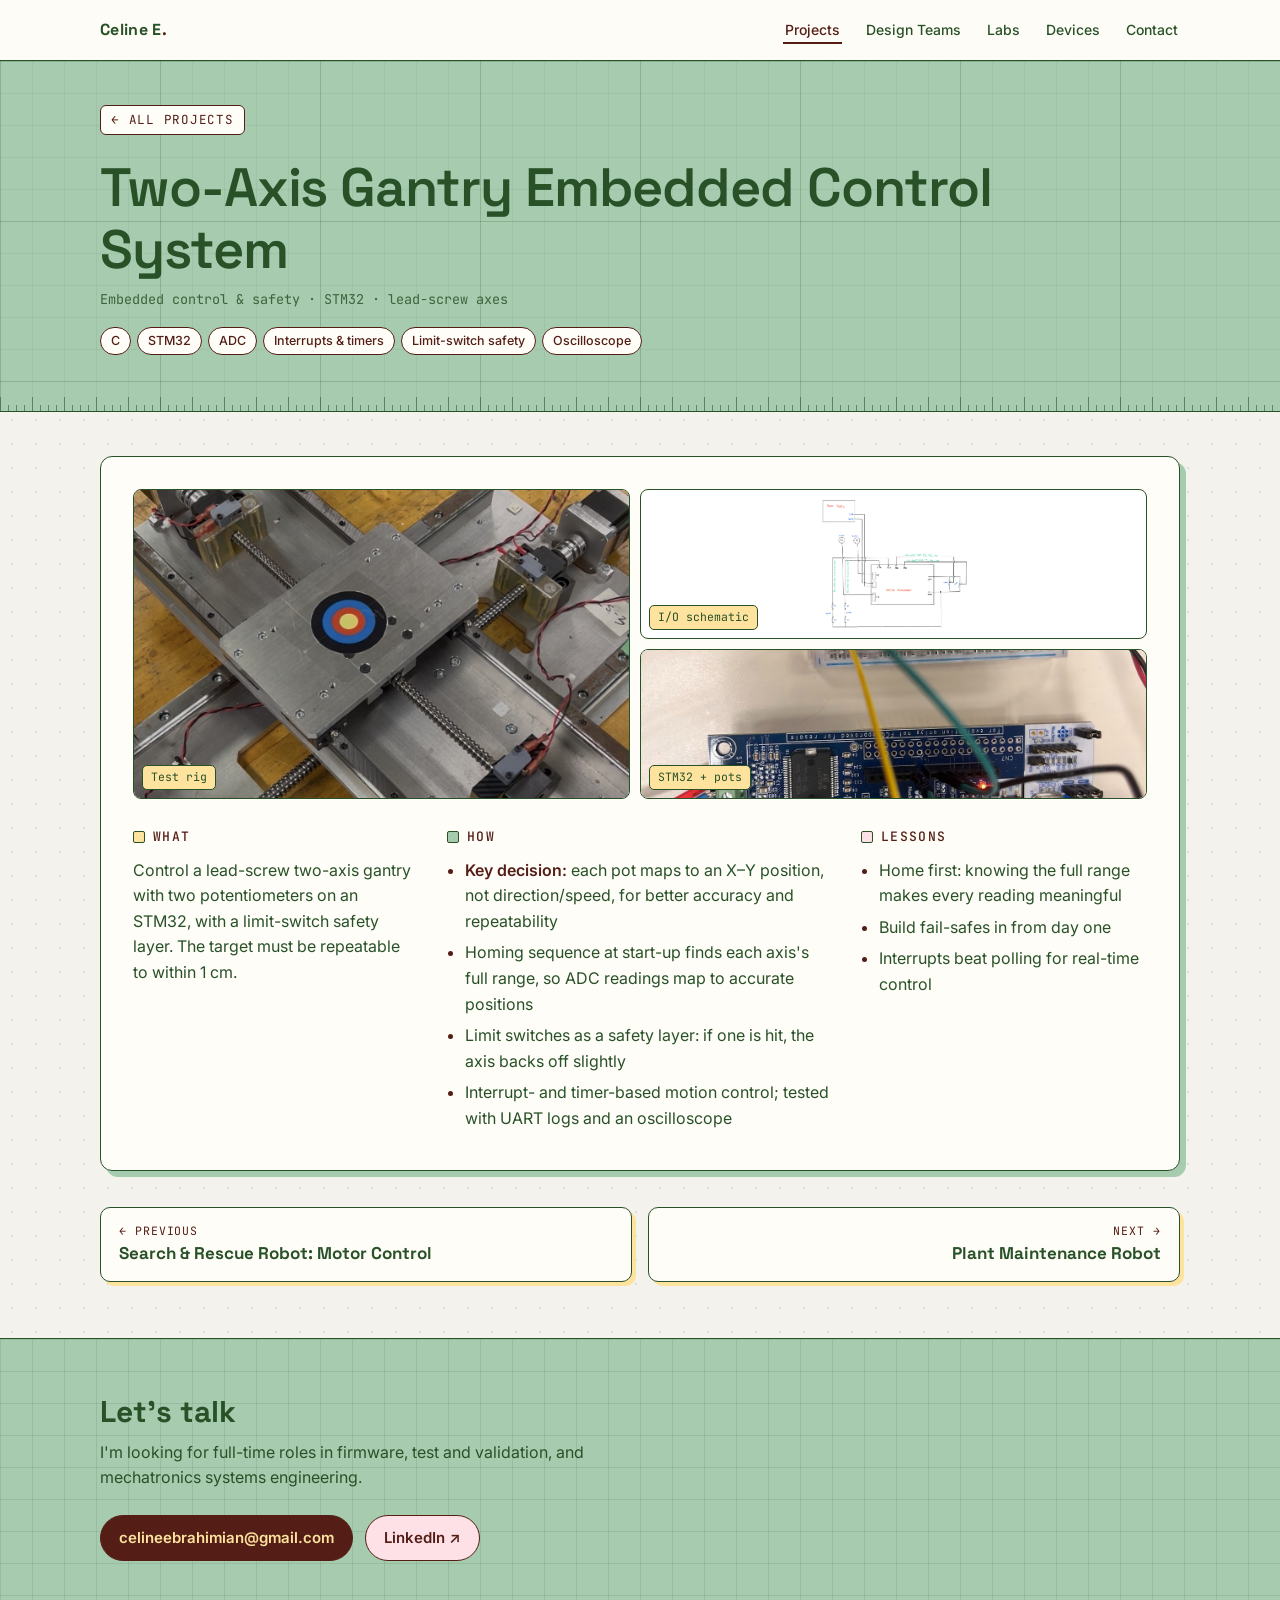
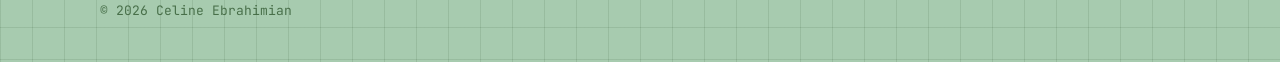
<file: two-axis-gantry.html>
<!doctype html>
<html lang="en">
<head>
<meta charset="utf-8">
<meta name="viewport" content="width=device-width, initial-scale=1">
<meta name="theme-color" content="#A7CBAF">
<title>Two-Axis Gantry Embedded Control System — Celine Ebrahimian</title>
<meta name="description" content="A lead-screw two-axis gantry driven by two potentiometers on an STM32, with a homing sequence and limit-switch safety.">
<link rel="preconnect" href="https://fonts.googleapis.com">
<link rel="preconnect" href="https://fonts.gstatic.com" crossorigin>
<link href="https://fonts.googleapis.com/css2?family=Space+Grotesk:wght@400;500;600;700&family=Inter:wght@400;500;600&family=JetBrains+Mono:wght@400;500&display=swap" rel="stylesheet">
<link rel="stylesheet" href="../styles.css">
</head>
<body data-section="projects">

<nav>
  <div class="wrap">
    <a class="mark" href="../index.html">Celine E<span>.</span></a>
    <ul>
      <li><a href="../index.html#projects" data-sec="projects">Projects</a></li>
      <li><a href="../index.html#teams" data-sec="teams">Design Teams</a></li>
      <li><a href="../index.html#labs" data-sec="labs">Labs</a></li>
      <li><a href="../index.html#coop" data-sec="coop">Devices</a></li>
      <li><a href="#contact" data-sec="contact">Contact</a></li>
    </ul>
  </div>
</nav>

<header class="hero detail-hero" id="top">
  <div class="wrap">
    <a class="crumb" href="../index.html#projects">← All projects</a>
    <h1>Two-Axis Gantry Embedded Control System</h1>
    <div class="p-meta">Embedded control &amp; safety · STM32 · lead-screw axes</div>
    <div class="tags"><span>C</span><span>STM32</span><span>ADC</span><span>Interrupts &amp; timers</span><span>Limit-switch safety</span><span>Oscilloscope</span></div>
  </div>
</header>

<main class="wrap detail-main">
  <article class="project" id="two-axis-gantry">
          <div class="gallery">
        <figure><img src="../images/gantry-rig.jpg" alt="Two-axis gantry test rig with target plate" loading="lazy"><figcaption>Test rig</figcaption></figure>
        <figure class="contain" style="grid-column:span 2"><img src="../images/gantry-schematic.jpg" alt="Hand-drawn I/O schematic for the STM32 controller" loading="lazy"><figcaption>I/O schematic</figcaption></figure>
        <figure style="grid-column:span 2"><img src="../images/gantry-board.jpg" alt="STM32 board wired to breadboard with potentiometer" loading="lazy"><figcaption>STM32 + pots</figcaption></figure>
      </div>
      <div class="whw">
        <div class="what">
          <h4>What</h4>
          <p>Control a lead-screw two-axis gantry with two potentiometers on an STM32, with a limit-switch safety layer. The target must be repeatable to within 1 cm.</p>
        </div>
        <div class="how">
          <h4>How</h4>
          <ul>
            <li><b>Key decision:</b> each pot maps to an X–Y position, not direction/speed, for better accuracy and repeatability</li>
            <li>Homing sequence at start-up finds each axis's full range, so ADC readings map to accurate positions</li>
            <li>Limit switches as a safety layer: if one is hit, the axis backs off slightly</li>
            <li>Interrupt- and timer-based motion control; tested with UART logs and an oscilloscope</li>
          </ul>
        </div>
        <div class="why">
          <h4>Lessons</h4>
          <ul>
            <li>Home first: knowing the full range makes every reading meaningful</li>
            <li>Build fail-safes in from day one</li>
            <li>Interrupts beat polling for real-time control</li>
          </ul>
        </div>
      </div>
    
  </article>

  <div class="pager">
    <a class="prev" href="search-and-rescue-robot.html"><small>← Previous</small><b>Search &amp; Rescue Robot: Motor Control</b></a>
    <a class="next" href="plant-maintenance-robot.html"><small>Next →</small><b>Plant Maintenance Robot</b></a>
  </div>
</main>

<footer id="contact">
  <div class="wrap">
    <h2>Let's talk</h2>
    <p>I'm looking for full-time roles in firmware, test and validation, and mechatronics systems engineering.</p>
    <div class="btns">
      <a class="btn primary" href="mailto:celineebrahimian@gmail.com">celineebrahimian@gmail.com</a>
      <a class="btn ghost" href="https://www.linkedin.com/in/celine-ebrahimian" target="_blank" rel="noopener">LinkedIn ↗</a>
    </div>
    <small>© 2026 Celine Ebrahimian</small>
  </div>
</footer>

<dialog id="lb"><button aria-label="Close" onclick="this.parentElement.close()">×</button><img alt=""></dialog>
<script src="../script.js"></script>
</body>
</html>
</file>
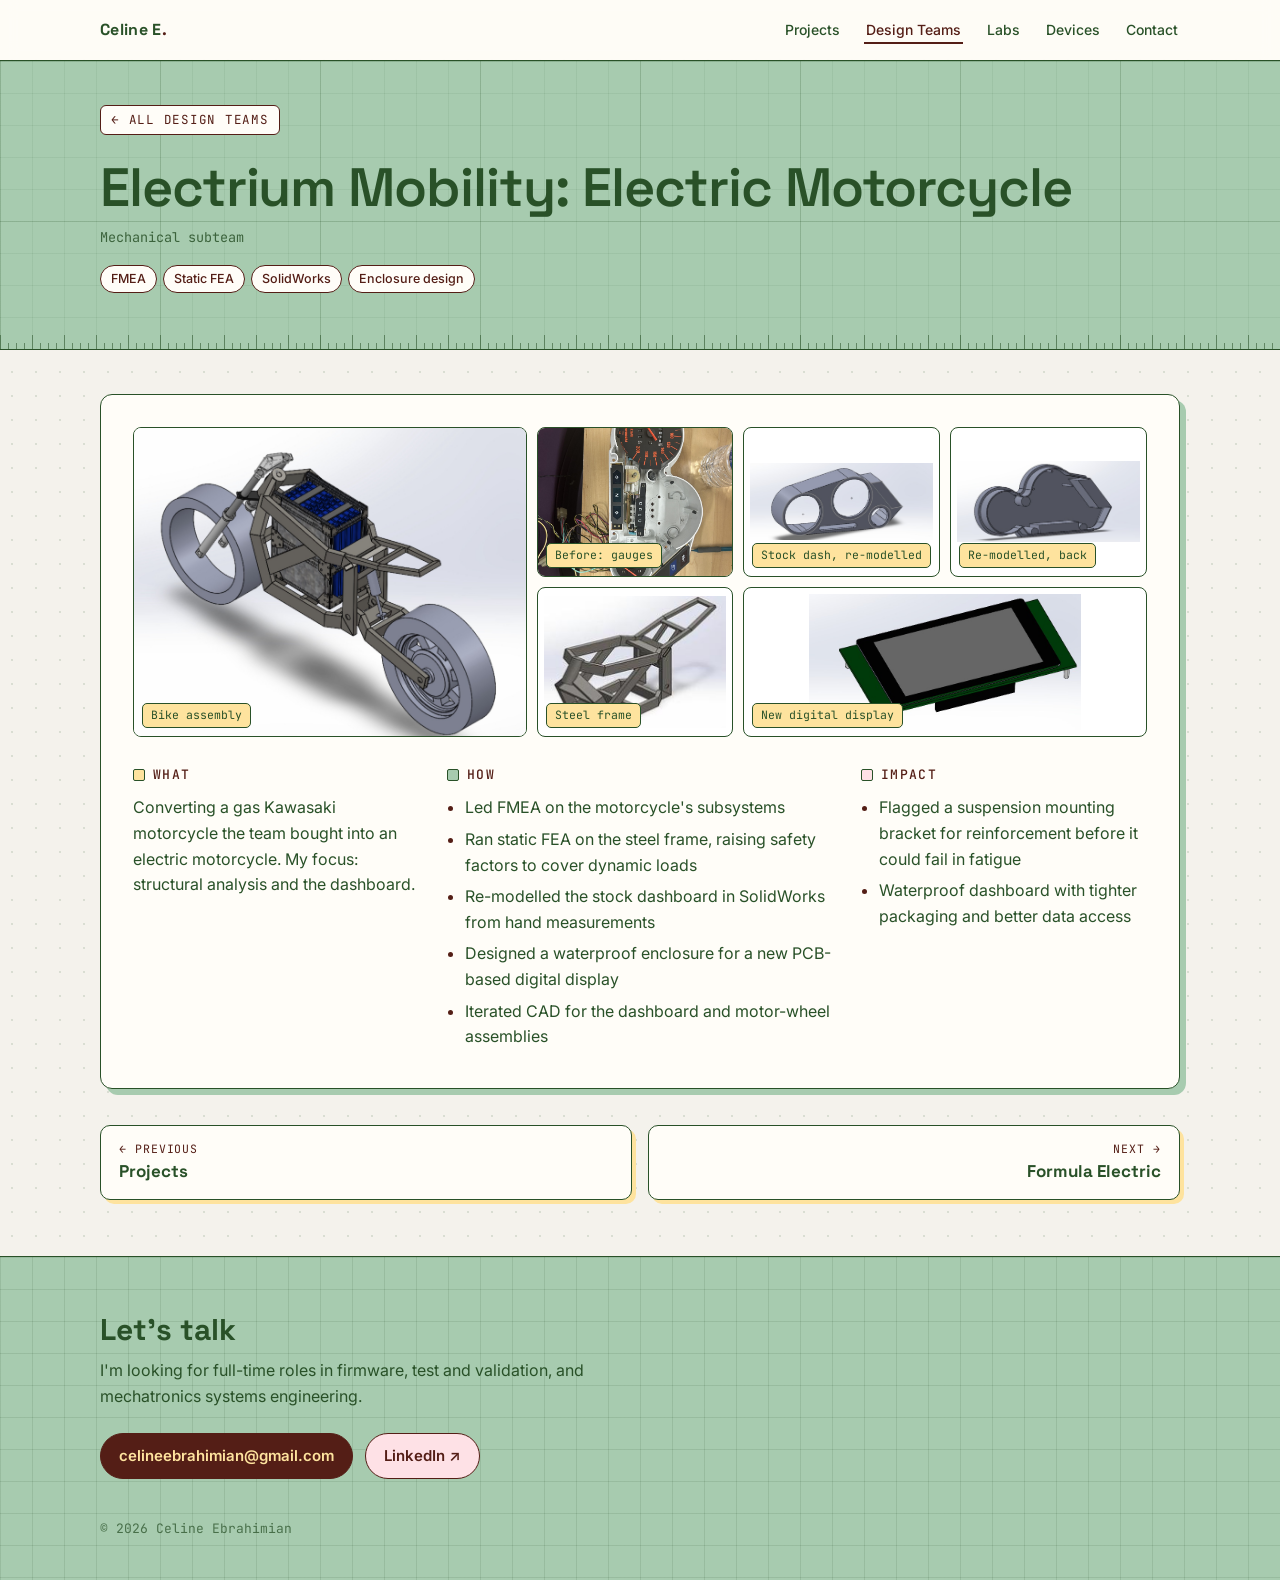
<file: projects/electrium-motorcycle.html>
<!doctype html>
<html lang="en">
<head>
<meta charset="utf-8">
<meta name="viewport" content="width=device-width, initial-scale=1">
<meta name="theme-color" content="#A7CBAF">
<title>Electrium Mobility: Electric Motorcycle — Celine Ebrahimian</title>
<meta name="description" content="Converting a gas Kawasaki motorcycle into an electric one. I ran the structural analysis and redesigned the dashboard.">
<link rel="preconnect" href="https://fonts.googleapis.com">
<link rel="preconnect" href="https://fonts.gstatic.com" crossorigin>
<link href="https://fonts.googleapis.com/css2?family=Space+Grotesk:wght@400;500;600;700&family=Inter:wght@400;500;600&family=JetBrains+Mono:wght@400;500&display=swap" rel="stylesheet">
<link rel="stylesheet" href="../styles.css">
</head>
<body data-section="teams">

<nav>
  <div class="wrap">
    <a class="mark" href="../index.html">Celine E<span>.</span></a>
    <ul>
      <li><a href="../index.html#projects" data-sec="projects">Projects</a></li>
      <li><a href="../index.html#teams" data-sec="teams">Design Teams</a></li>
      <li><a href="../index.html#labs" data-sec="labs">Labs</a></li>
      <li><a href="../index.html#coop" data-sec="coop">Devices</a></li>
      <li><a href="#contact" data-sec="contact">Contact</a></li>
    </ul>
  </div>
</nav>

<header class="hero detail-hero" id="top">
  <div class="wrap">
    <a class="crumb" href="../index.html#teams">← All design teams</a>
    <h1>Electrium Mobility: Electric Motorcycle</h1>
    <div class="p-meta">Mechanical subteam</div>
    <div class="tags"><span>FMEA</span><span>Static FEA</span><span>SolidWorks</span><span>Enclosure design</span></div>
  </div>
</header>

<main class="wrap detail-main">
  <article class="project" id="electrium-motorcycle">
          <div class="gallery wide4">
        <figure><img src="../images/moto-cad.jpg" alt="Electric motorcycle CAD assembly" loading="lazy"><figcaption>Bike assembly</figcaption></figure>
        <figure><img src="../images/moto-old-dash.jpg" alt="Original mechanical gauge dashboard" loading="lazy"><figcaption>Before: gauges</figcaption></figure>
        <figure class="contain"><img src="../images/moto-enclosure.jpg" alt="Stock dashboard re-modelled in SolidWorks from measurements, front" loading="lazy"><figcaption>Stock dash, re-modelled</figcaption></figure>
        <figure class="contain"><img src="../images/moto-dash-back.jpg" alt="Stock dashboard re-modelled in SolidWorks from measurements, back" loading="lazy"><figcaption>Re-modelled, back</figcaption></figure>
        <figure class="contain"><img src="../images/moto-frame.jpg" alt="Steel motorcycle frame CAD" loading="lazy"><figcaption>Steel frame</figcaption></figure>
        <figure class="contain" style="grid-column:span 2"><img src="../images/moto-display.jpg" alt="PCB-based digital display" loading="lazy"><figcaption>New digital display</figcaption></figure>
      </div>
      <div class="whw">
        <div class="what">
          <h4>What</h4>
          <p>Converting a gas Kawasaki motorcycle the team bought into an electric motorcycle. My focus: structural analysis and the dashboard.</p>
        </div>
        <div class="how">
          <h4>How</h4>
          <ul>
            <li>Led FMEA on the motorcycle's subsystems</li>
            <li>Ran static FEA on the steel frame, raising safety factors to cover dynamic loads</li>
            <li>Re-modelled the stock dashboard in SolidWorks from hand measurements</li>
            <li>Designed a waterproof enclosure for a new PCB-based digital display</li>
            <li>Iterated CAD for the dashboard and motor-wheel assemblies</li>
          </ul>
        </div>
        <div class="why">
          <h4>Impact</h4>
          <ul>
            <li>Flagged a suspension mounting bracket for reinforcement before it could fail in fatigue</li>
            <li>Waterproof dashboard with tighter packaging and better data access</li>
          </ul>
        </div>
      </div>
    
  </article>

  <div class="pager">
    <a class="prev" href="../index.html#projects"><small>← Previous</small><b>Projects</b></a>
    <a class="next" href="formula-electric.html"><small>Next →</small><b>Formula Electric</b></a>
  </div>
</main>

<footer id="contact">
  <div class="wrap">
    <h2>Let's talk</h2>
    <p>I'm looking for full-time roles in firmware, test and validation, and mechatronics systems engineering.</p>
    <div class="btns">
      <a class="btn primary" href="mailto:celineebrahimian@gmail.com">celineebrahimian@gmail.com</a>
      <a class="btn ghost" href="https://www.linkedin.com/in/celine-ebrahimian" target="_blank" rel="noopener">LinkedIn ↗</a>
    </div>
    <small>© 2026 Celine Ebrahimian</small>
  </div>
</footer>

<dialog id="lb"><button aria-label="Close" onclick="this.parentElement.close()">×</button><img alt=""></dialog>
<script src="../script.js"></script>
</body>
</html>
</file>
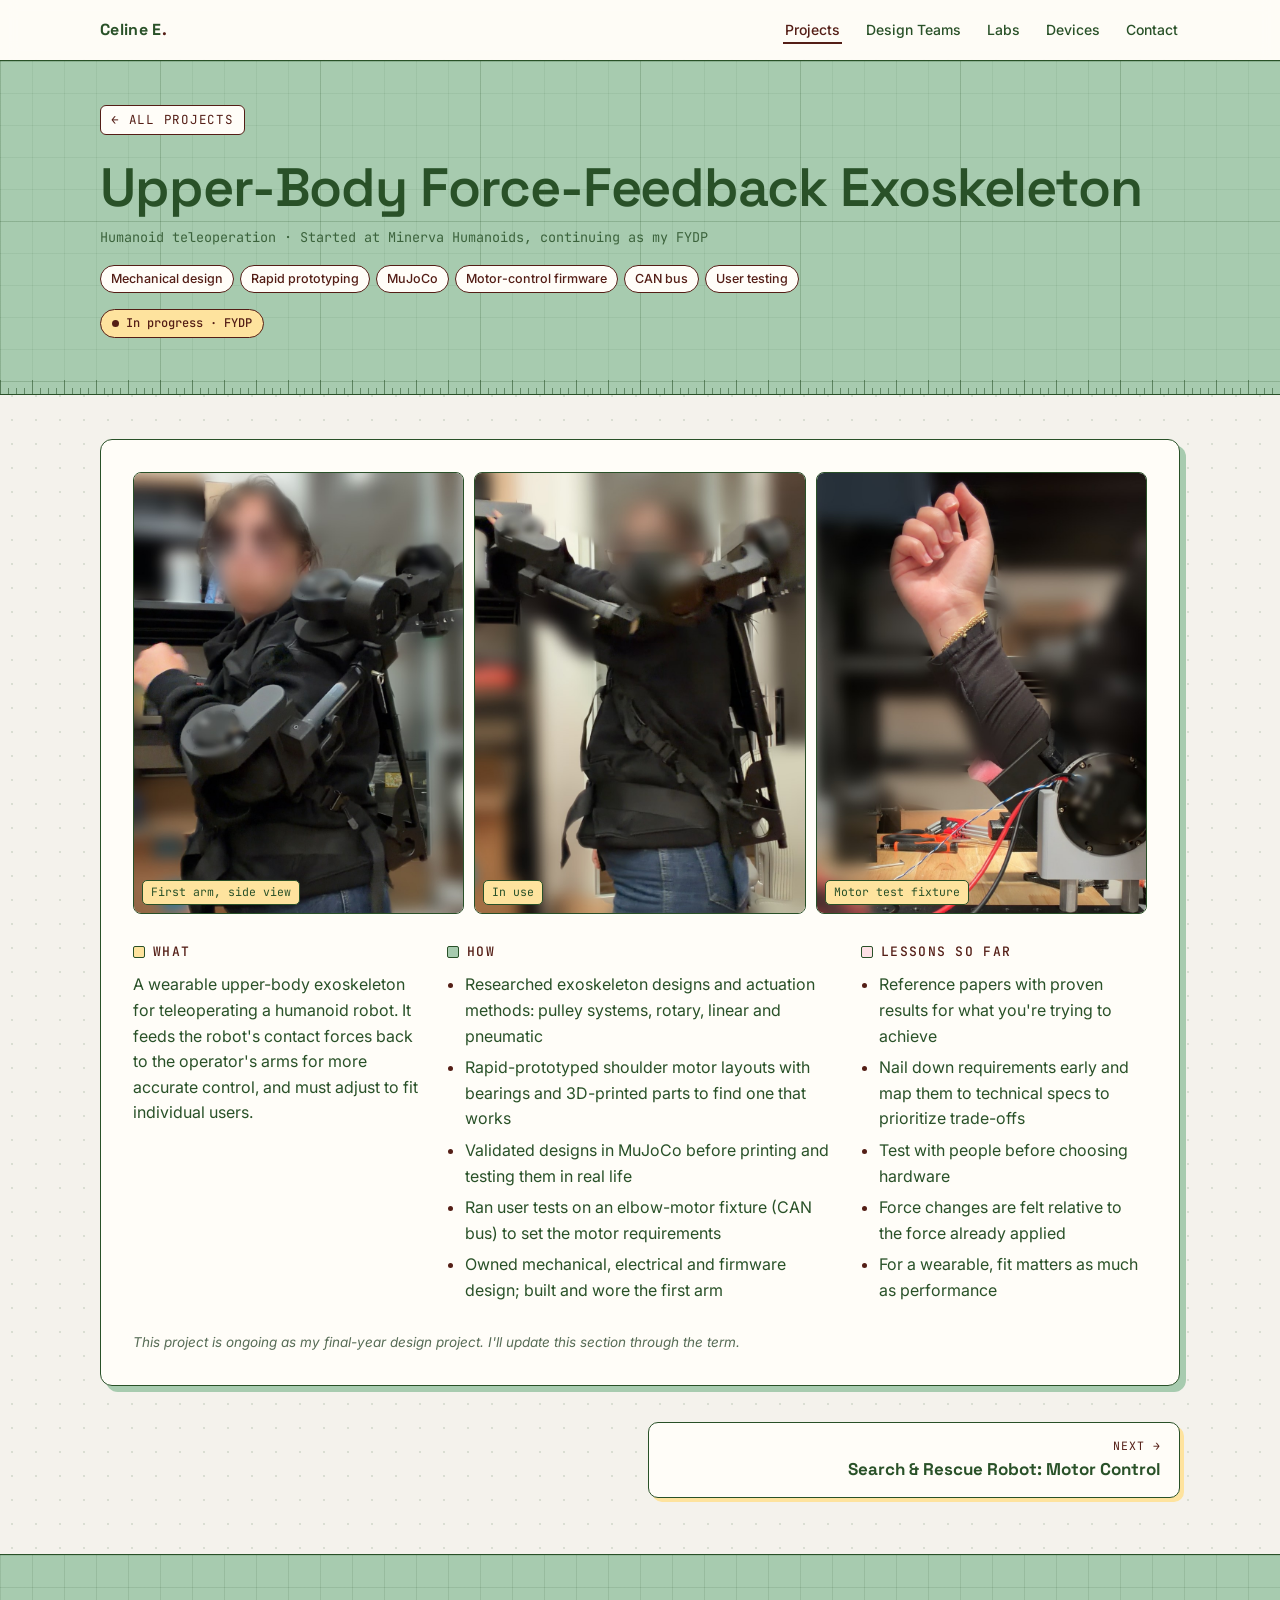
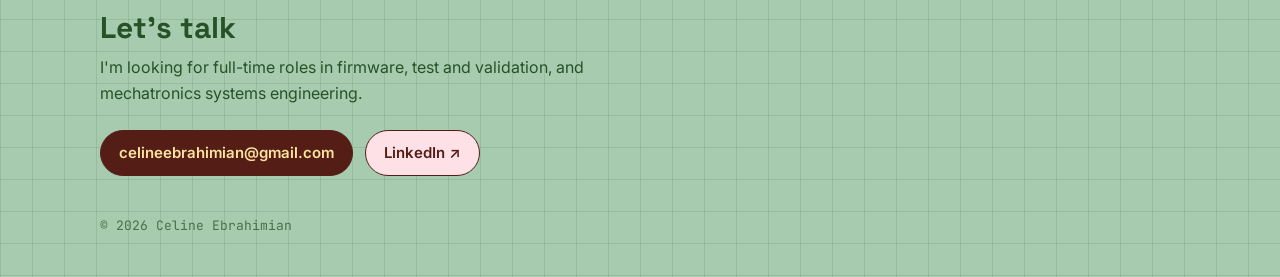
<file: projects/exoskeleton.html>
<!doctype html>
<html lang="en">
<head>
<meta charset="utf-8">
<meta name="viewport" content="width=device-width, initial-scale=1">
<meta name="theme-color" content="#A7CBAF">
<title>Upper-Body Force-Feedback Exoskeleton — Celine Ebrahimian</title>
<meta name="description" content="A wearable upper-body exoskeleton that feeds a humanoid robot's contact forces back to the operator's arms. Started at Minerva Humanoids and continuing as my FYDP.">
<link rel="preconnect" href="https://fonts.googleapis.com">
<link rel="preconnect" href="https://fonts.gstatic.com" crossorigin>
<link href="https://fonts.googleapis.com/css2?family=Space+Grotesk:wght@400;500;600;700&family=Inter:wght@400;500;600&family=JetBrains+Mono:wght@400;500&display=swap" rel="stylesheet">
<link rel="stylesheet" href="../styles.css">
</head>
<body data-section="projects">

<nav>
  <div class="wrap">
    <a class="mark" href="../index.html">Celine E<span>.</span></a>
    <ul>
      <li><a href="../index.html#projects" data-sec="projects">Projects</a></li>
      <li><a href="../index.html#teams" data-sec="teams">Design Teams</a></li>
      <li><a href="../index.html#labs" data-sec="labs">Labs</a></li>
      <li><a href="../index.html#coop" data-sec="coop">Devices</a></li>
      <li><a href="#contact" data-sec="contact">Contact</a></li>
    </ul>
  </div>
</nav>

<header class="hero detail-hero" id="top">
  <div class="wrap">
    <a class="crumb" href="../index.html#projects">← All projects</a>
    <h1>Upper-Body Force-Feedback Exoskeleton</h1>
    <div class="p-meta">Humanoid teleoperation · Started at Minerva Humanoids, continuing as my FYDP</div>
    <div class="tags"><span>Mechanical design</span><span>Rapid prototyping</span><span>MuJoCo</span><span>Motor-control firmware</span><span>CAN bus</span><span>User testing</span></div>
    <div><span class="status">In progress · FYDP</span></div>
  </div>
</header>

<main class="wrap detail-main">
  <article class="project" id="exoskeleton">
          <div class="gallery portrait">
        <figure><img src="../images/exo-side.jpg" alt="Wearing the single-arm exoskeleton prototype, side view showing shoulder and elbow joints and the backpack frame" loading="lazy"><figcaption>First arm, side view</figcaption></figure>
        <figure><img src="../images/exo-raised.jpg" alt="Wearing the exoskeleton with arms raised forward" loading="lazy"><figcaption>In use</figcaption></figure>
        <figure><img src="../images/exo-fixture.jpg" alt="Arm resting in the elbow-motor test fixture used for user testing" loading="lazy"><figcaption>Motor test fixture</figcaption></figure>
      </div>
      <div class="whw">
        <div class="what">
          <h4>What</h4>
          <p>A wearable upper-body exoskeleton for teleoperating a humanoid robot. It feeds the robot's contact forces back to the operator's arms for more accurate control, and must adjust to fit individual users.</p>
        </div>
        <div class="how">
          <h4>How</h4>
          <ul>
            <li>Researched exoskeleton designs and actuation methods: pulley systems, rotary, linear and pneumatic</li>
            <li>Rapid-prototyped shoulder motor layouts with bearings and 3D-printed parts to find one that works</li>
            <li>Validated designs in MuJoCo before printing and testing them in real life</li>
            <li>Ran user tests on an elbow-motor fixture (CAN bus) to set the motor requirements</li>
            <li>Owned mechanical, electrical and firmware design; built and wore the first arm</li>
          </ul>
        </div>
        <div class="why">
          <h4>Lessons so far</h4>
          <ul>
            <li>Reference papers with proven results for what you're trying to achieve</li>
            <li>Nail down requirements early and map them to technical specs to prioritize trade-offs</li>
            <li>Test with people before choosing hardware</li>
            <li>Force changes are felt relative to the force already applied</li>
            <li>For a wearable, fit matters as much as performance</li>
          </ul>
        </div>
      </div>
      <p class="update-note">This project is ongoing as my final-year design project. I'll update this section through the term.</p>
    
  </article>

  <div class="pager">
    <a class="next" href="search-and-rescue-robot.html"><small>Next →</small><b>Search &amp; Rescue Robot: Motor Control</b></a>
  </div>
</main>

<footer id="contact">
  <div class="wrap">
    <h2>Let's talk</h2>
    <p>I'm looking for full-time roles in firmware, test and validation, and mechatronics systems engineering.</p>
    <div class="btns">
      <a class="btn primary" href="mailto:celineebrahimian@gmail.com">celineebrahimian@gmail.com</a>
      <a class="btn ghost" href="https://www.linkedin.com/in/celine-ebrahimian" target="_blank" rel="noopener">LinkedIn ↗</a>
    </div>
    <small>© 2026 Celine Ebrahimian</small>
  </div>
</footer>

<dialog id="lb"><button aria-label="Close" onclick="this.parentElement.close()">×</button><img alt=""></dialog>
<script src="../script.js"></script>
</body>
</html>
</file>
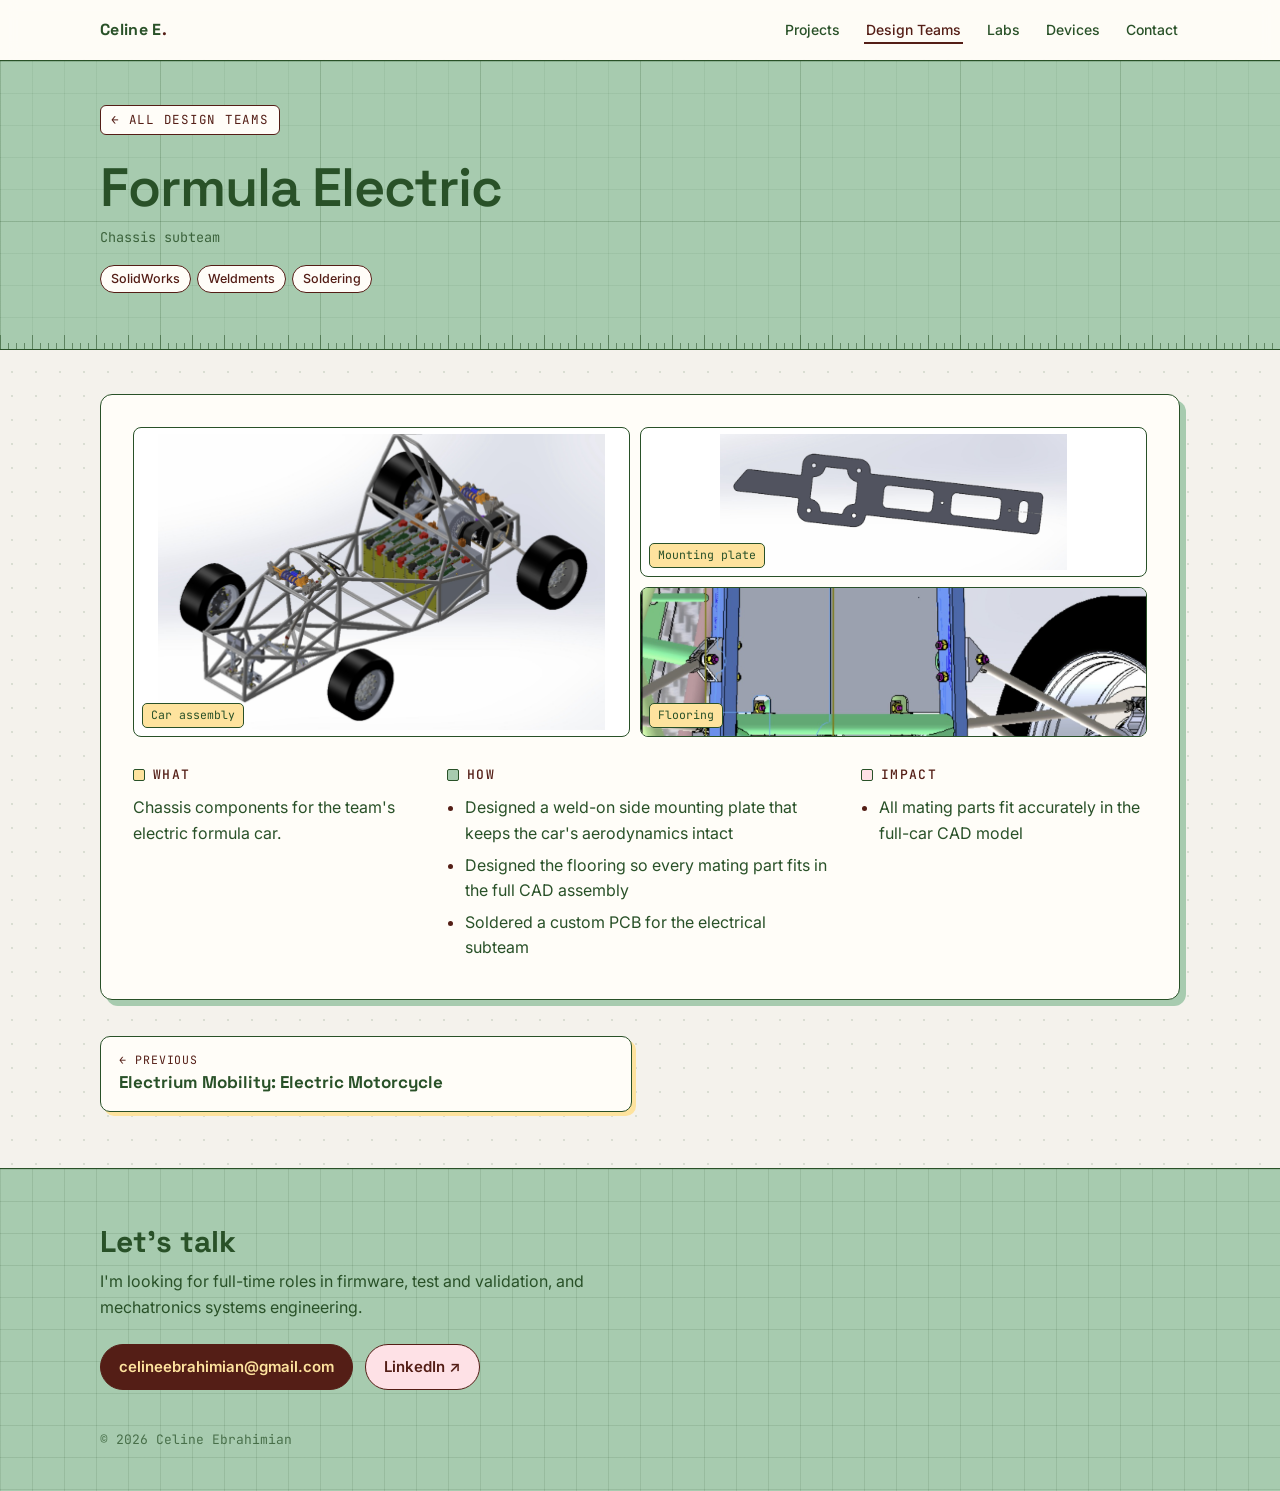
<file: projects/formula-electric.html>
<!doctype html>
<html lang="en">
<head>
<meta charset="utf-8">
<meta name="viewport" content="width=device-width, initial-scale=1">
<meta name="theme-color" content="#A7CBAF">
<title>Formula Electric — Celine Ebrahimian</title>
<meta name="description" content="Chassis components for the team's electric formula car, designed to fit the full-car assembly.">
<link rel="preconnect" href="https://fonts.googleapis.com">
<link rel="preconnect" href="https://fonts.gstatic.com" crossorigin>
<link href="https://fonts.googleapis.com/css2?family=Space+Grotesk:wght@400;500;600;700&family=Inter:wght@400;500;600&family=JetBrains+Mono:wght@400;500&display=swap" rel="stylesheet">
<link rel="stylesheet" href="../styles.css">
</head>
<body data-section="teams">

<nav>
  <div class="wrap">
    <a class="mark" href="../index.html">Celine E<span>.</span></a>
    <ul>
      <li><a href="../index.html#projects" data-sec="projects">Projects</a></li>
      <li><a href="../index.html#teams" data-sec="teams">Design Teams</a></li>
      <li><a href="../index.html#labs" data-sec="labs">Labs</a></li>
      <li><a href="../index.html#coop" data-sec="coop">Devices</a></li>
      <li><a href="#contact" data-sec="contact">Contact</a></li>
    </ul>
  </div>
</nav>

<header class="hero detail-hero" id="top">
  <div class="wrap">
    <a class="crumb" href="../index.html#teams">← All design teams</a>
    <h1>Formula Electric</h1>
    <div class="p-meta">Chassis subteam</div>
    <div class="tags"><span>SolidWorks</span><span>Weldments</span><span>Soldering</span></div>
  </div>
</header>

<main class="wrap detail-main">
  <article class="project" id="formula-electric">
          <div class="gallery">
        <figure class="contain"><img src="../images/fe-car.jpg" alt="Formula electric car chassis CAD" loading="lazy"><figcaption>Car assembly</figcaption></figure>
        <figure class="contain" style="grid-column:span 2"><img src="../images/fe-plate.jpg" alt="Chassis mounting plate CAD" loading="lazy"><figcaption>Mounting plate</figcaption></figure>
        <figure style="grid-column:span 2"><img src="../images/fe-floor.jpg" alt="Floor panel in chassis CAD" loading="lazy"><figcaption>Flooring</figcaption></figure>
      </div>
      <div class="whw">
        <div class="what">
          <h4>What</h4>
          <p>Chassis components for the team's electric formula car.</p>
        </div>
        <div class="how">
          <h4>How</h4>
          <ul>
            <li>Designed a weld-on side mounting plate that keeps the car's aerodynamics intact</li>
            <li>Designed the flooring so every mating part fits in the full CAD assembly</li>
            <li>Soldered a custom PCB for the electrical subteam</li>
          </ul>
        </div>
        <div class="why">
          <h4>Impact</h4>
          <ul>
            <li>All mating parts fit accurately in the full-car CAD model</li>
          </ul>
        </div>
      </div>
    
  </article>

  <div class="pager">
    <a class="prev" href="electrium-motorcycle.html"><small>← Previous</small><b>Electrium Mobility: Electric Motorcycle</b></a>
  </div>
</main>

<footer id="contact">
  <div class="wrap">
    <h2>Let's talk</h2>
    <p>I'm looking for full-time roles in firmware, test and validation, and mechatronics systems engineering.</p>
    <div class="btns">
      <a class="btn primary" href="mailto:celineebrahimian@gmail.com">celineebrahimian@gmail.com</a>
      <a class="btn ghost" href="https://www.linkedin.com/in/celine-ebrahimian" target="_blank" rel="noopener">LinkedIn ↗</a>
    </div>
    <small>© 2026 Celine Ebrahimian</small>
  </div>
</footer>

<dialog id="lb"><button aria-label="Close" onclick="this.parentElement.close()">×</button><img alt=""></dialog>
<script src="../script.js"></script>
</body>
</html>
</file>
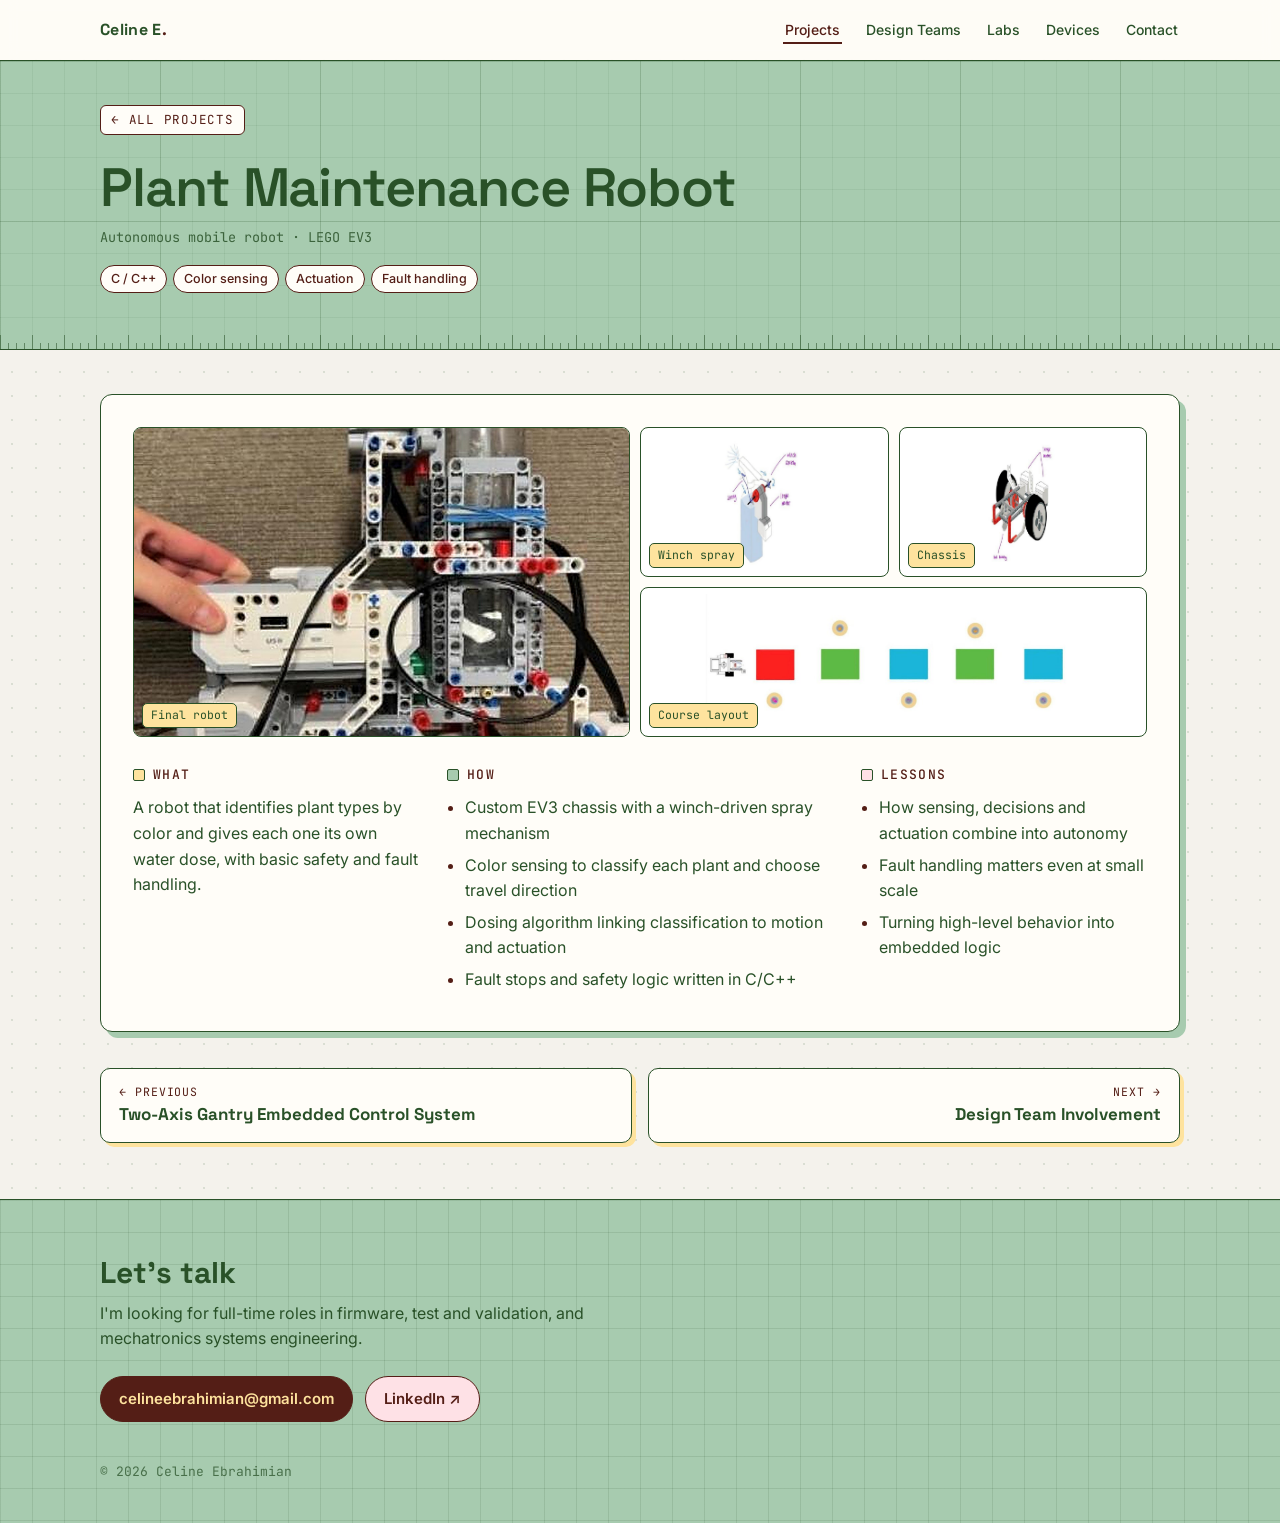
<file: projects/plant-maintenance-robot.html>
<!doctype html>
<html lang="en">
<head>
<meta charset="utf-8">
<meta name="viewport" content="width=device-width, initial-scale=1">
<meta name="theme-color" content="#A7CBAF">
<title>Plant Maintenance Robot — Celine Ebrahimian</title>
<meta name="description" content="A LEGO EV3 robot that identifies plants by colour and gives each one its own water dose.">
<link rel="preconnect" href="https://fonts.googleapis.com">
<link rel="preconnect" href="https://fonts.gstatic.com" crossorigin>
<link href="https://fonts.googleapis.com/css2?family=Space+Grotesk:wght@400;500;600;700&family=Inter:wght@400;500;600&family=JetBrains+Mono:wght@400;500&display=swap" rel="stylesheet">
<link rel="stylesheet" href="../styles.css">
</head>
<body data-section="projects">

<nav>
  <div class="wrap">
    <a class="mark" href="../index.html">Celine E<span>.</span></a>
    <ul>
      <li><a href="../index.html#projects" data-sec="projects">Projects</a></li>
      <li><a href="../index.html#teams" data-sec="teams">Design Teams</a></li>
      <li><a href="../index.html#labs" data-sec="labs">Labs</a></li>
      <li><a href="../index.html#coop" data-sec="coop">Devices</a></li>
      <li><a href="#contact" data-sec="contact">Contact</a></li>
    </ul>
  </div>
</nav>

<header class="hero detail-hero" id="top">
  <div class="wrap">
    <a class="crumb" href="../index.html#projects">← All projects</a>
    <h1>Plant Maintenance Robot</h1>
    <div class="p-meta">Autonomous mobile robot · LEGO EV3</div>
    <div class="tags"><span>C / C++</span><span>Color sensing</span><span>Actuation</span><span>Fault handling</span></div>
  </div>
</header>

<main class="wrap detail-main">
  <article class="project" id="plant-maintenance-robot">
          <div class="gallery">
        <figure><img src="../images/plant-robot.jpg" alt="EV3 plant maintenance robot with water reservoir" loading="lazy"><figcaption>Final robot</figcaption></figure>
        <figure class="contain"><img src="../images/plant-winch-sketch.jpg" alt="Sketch of winch-driven spray mechanism" loading="lazy"><figcaption>Winch spray</figcaption></figure>
        <figure class="contain"><img src="../images/plant-chassis-sketch.jpg" alt="Sketch of custom chassis" loading="lazy"><figcaption>Chassis</figcaption></figure>
        <figure class="contain" style="grid-column:span 2"><img src="../images/plant-course.jpg" alt="Course layout with colored plant markers" loading="lazy"><figcaption>Course layout</figcaption></figure>
      </div>
      <div class="whw">
        <div class="what">
          <h4>What</h4>
          <p>A robot that identifies plant types by color and gives each one its own water dose, with basic safety and fault handling.</p>
        </div>
        <div class="how">
          <h4>How</h4>
          <ul>
            <li>Custom EV3 chassis with a winch-driven spray mechanism</li>
            <li>Color sensing to classify each plant and choose travel direction</li>
            <li>Dosing algorithm linking classification to motion and actuation</li>
            <li>Fault stops and safety logic written in C/C++</li>
          </ul>
        </div>
        <div class="why">
          <h4>Lessons</h4>
          <ul>
            <li>How sensing, decisions and actuation combine into autonomy</li>
            <li>Fault handling matters even at small scale</li>
            <li>Turning high-level behavior into embedded logic</li>
          </ul>
        </div>
      </div>
    
  </article>

  <div class="pager">
    <a class="prev" href="two-axis-gantry.html"><small>← Previous</small><b>Two-Axis Gantry Embedded Control System</b></a>
    <a class="next" href="../index.html#teams"><small>Next →</small><b>Design Team Involvement</b></a>
  </div>
</main>

<footer id="contact">
  <div class="wrap">
    <h2>Let's talk</h2>
    <p>I'm looking for full-time roles in firmware, test and validation, and mechatronics systems engineering.</p>
    <div class="btns">
      <a class="btn primary" href="mailto:celineebrahimian@gmail.com">celineebrahimian@gmail.com</a>
      <a class="btn ghost" href="https://www.linkedin.com/in/celine-ebrahimian" target="_blank" rel="noopener">LinkedIn ↗</a>
    </div>
    <small>© 2026 Celine Ebrahimian</small>
  </div>
</footer>

<dialog id="lb"><button aria-label="Close" onclick="this.parentElement.close()">×</button><img alt=""></dialog>
<script src="../script.js"></script>
</body>
</html>
</file>
<file: styles.css>
:root{
    /* Celine's palette */
    --butter:#FEE39E; --blush:#FEE1E6; --sage:#A7CBAF; --stone:#DAD7CD;
    --burgundy:#541E16; --green:#295128;
    /* tints & roles */
    --page:#F4F2EC;            /* stone, lightened */
    --paper:#FFFDF8;           /* card surface */
    --butter-soft:#FFF4D6; --blush-soft:#FFF0F2; --sage-soft:#E3EFE5;
    --ink:var(--green); --accent:var(--burgundy);
    --muted:#566B55;           /* green-grey for secondary text */
    --line:var(--green);
    --radius:12px; --max:1120px;
  }
  *{box-sizing:border-box}
  html{scroll-behavior:smooth}
  ::selection{background:var(--butter);color:var(--burgundy)}
  body{margin:0;color:var(--ink);font:16px/1.6 Inter,system-ui,sans-serif;-webkit-font-smoothing:antialiased;
       background-color:var(--page);
       background-image:radial-gradient(rgba(41,81,40,.13) 1px,transparent 1.2px);background-size:24px 24px}
  img{max-width:100%;display:block}
  a{color:inherit}
  h1,h2,h3{font-family:"Space Grotesk",sans-serif;line-height:1.15;margin:0;color:var(--green)}
  .wrap{max-width:var(--max);margin:0 auto;padding:0 20px}
  .mono{font-family:"JetBrains Mono",monospace}

  /* nav */
  nav{position:sticky;top:0;z-index:20;background:rgba(255,253,248,.9);backdrop-filter:blur(8px);color:var(--green);border-bottom:1.5px solid var(--green)}
  nav .wrap{display:flex;align-items:center;justify-content:space-between;height:60px;gap:16px}
  .mark{font-family:"Space Grotesk";font-weight:700;text-decoration:none;letter-spacing:.02em;color:var(--green)}
  .mark span{color:var(--burgundy)}
  nav ul{display:flex;gap:22px;list-style:none;margin:0;padding:0;font-size:14px;font-weight:500}
  nav ul a{text-decoration:none;padding:4px 2px;border-bottom:2px solid transparent}
  nav ul a:hover{color:var(--burgundy);border-bottom-color:var(--butter)}
  nav ul a.active{color:var(--burgundy);border-bottom-color:var(--burgundy)}
  section,footer{scroll-margin-top:60px}
  @media (max-width:720px){
    nav .wrap{gap:14px}
    .mark{flex:none}
    nav ul{gap:16px;font-size:13px;overflow-x:auto;scrollbar-width:none;white-space:nowrap;padding:8px 14px 8px 8px;-webkit-mask-image:linear-gradient(90deg,transparent 0,#000 10px,#000 calc(100% - 18px),transparent);mask-image:linear-gradient(90deg,transparent 0,#000 10px,#000 calc(100% - 18px),transparent)}
    nav ul::-webkit-scrollbar{display:none}
  }

  /* hero: sage graph paper */
  header.hero{background-color:var(--sage);color:var(--green);padding:84px 0 96px;position:relative;overflow:hidden;border-bottom:1.5px solid var(--green)}
  header.hero::before{content:"";position:absolute;inset:0;pointer-events:none;
    background-image:
      linear-gradient(rgba(41,81,40,.16) 1px,transparent 1px),
      linear-gradient(90deg,rgba(41,81,40,.16) 1px,transparent 1px),
      linear-gradient(rgba(41,81,40,.07) 1px,transparent 1px),
      linear-gradient(90deg,rgba(41,81,40,.07) 1px,transparent 1px);
    background-size:160px 160px,160px 160px,32px 32px,32px 32px}
  /* ruler ticks along the bottom edge */
  header.hero::after{content:"";position:absolute;left:0;right:0;bottom:0;height:14px;pointer-events:none;
    background-image:repeating-linear-gradient(90deg,var(--green) 0 1.5px,transparent 1.5px 32px),repeating-linear-gradient(90deg,var(--green) 0 1px,transparent 1px 8px);
    background-size:100% 14px,100% 6px;background-position:0 100%,0 100%;background-repeat:no-repeat;opacity:.55}
  .hero .wrap{position:relative;z-index:1}
  .eyebrow{display:inline-block;font-family:"JetBrains Mono";font-size:12.5px;color:var(--burgundy);letter-spacing:.08em;text-transform:uppercase;background:var(--butter);border:1.5px solid var(--burgundy);padding:4px 10px;border-radius:6px}
  .hero h1{font-size:clamp(40px,7vw,76px);font-weight:600;margin:18px 0 34px;letter-spacing:-.02em;color:var(--green)}
  .btns{display:flex;flex-wrap:wrap;gap:12px}
  .btn{display:inline-flex;align-items:center;gap:8px;padding:10px 18px;border-radius:999px;font-weight:600;font-size:15px;text-decoration:none;border:1.5px solid var(--burgundy);transition:transform .15s,box-shadow .15s}
  .btn:hover{transform:translate(-1px,-1px);box-shadow:3px 3px 0 var(--burgundy)}
  .btn.primary{background:var(--burgundy);color:var(--butter)}
  .btn.primary:hover{box-shadow:3px 3px 0 var(--green)}
  .btn.ghost{background:var(--blush);color:var(--burgundy)}
  .btn.dark{background:var(--green);color:var(--butter);border-color:var(--green)}

  /* sections (full-width colour bands) */
  section{padding:84px 0 32px}
  section.band{box-shadow:0 0 0 100vmax var(--band);clip-path:inset(0 -100vmax);background:var(--band)}
  #teams{--band:var(--blush-soft)} #labs{--band:var(--butter-soft)} #coop{--band:#ECEAE3}
  .sec-head{display:flex;align-items:baseline;gap:14px;margin-bottom:32px}
  .sec-head .num{font-family:"JetBrains Mono";color:var(--burgundy);font-size:13px;background:var(--butter);border:1.5px solid var(--burgundy);border-radius:5px;padding:1px 7px}
  .sec-head h2{font-size:clamp(28px,4vw,40px);font-weight:600;letter-spacing:-.01em}
  .sec-sub{color:var(--muted);margin:-18px 0 32px;max-width:640px}

  /* project card */
  .project{background:var(--paper);border:1.5px solid var(--green);border-radius:var(--radius);padding:32px;margin-bottom:32px;box-shadow:6px 6px 0 var(--sage)}
  .p-top{display:flex;flex-wrap:wrap;justify-content:space-between;gap:12px 24px;align-items:flex-start;margin-bottom:22px}
  .project h3{font-size:clamp(22px,3vw,28px);font-weight:600}
  .p-meta{font-family:"JetBrains Mono";font-size:13px;color:var(--muted);margin-top:6px}
  .tags{display:flex;flex-wrap:wrap;gap:6px;margin-top:14px}
  .tags span{font-size:12.5px;font-weight:500;padding:3px 10px;border-radius:999px;background:var(--blush);color:var(--burgundy);border:1px solid var(--burgundy)}

  .gallery{display:grid;grid-template-columns:2fr 1fr 1fr;grid-auto-rows:150px;gap:10px;margin-bottom:28px}
  .gallery figure{margin:0;border-radius:8px;overflow:hidden;background:#fff;border:1.5px solid var(--green);cursor:zoom-in;position:relative}
  .gallery figure:first-child{grid-row:span 2}
  .gallery img{width:100%;height:100%;object-fit:cover;transition:transform .3s}
  .gallery figure.contain img{object-fit:contain;padding:6px}
  .gallery figure:hover img{transform:scale(1.03)}
  .gallery figcaption{position:absolute;left:8px;bottom:8px;font-size:11.5px;font-family:"JetBrains Mono";background:var(--butter);color:var(--green);border:1px solid var(--green);padding:2px 8px;border-radius:5px}
  @media (max-width:720px){.gallery{grid-template-columns:1fr 1fr;grid-auto-rows:130px}.gallery figure:first-child{grid-column:span 2;grid-row:span 2}}
  /* portrait gallery (three tall photos side by side) */
  .gallery.portrait{grid-template-columns:repeat(3,1fr);grid-auto-rows:auto}
  .gallery.portrait figure{aspect-ratio:3/4}
  .gallery.portrait figure:first-child{grid-row:auto}
  @media (max-width:720px){.gallery.portrait{grid-template-columns:1fr 1fr}.gallery.portrait figure:first-child{grid-column:span 2;grid-row:auto}}
  /* 4-column gallery: big image + 3 small columns */
  .gallery.wide4{grid-template-columns:2fr 1fr 1fr 1fr}
  @media (max-width:720px){.gallery.wide4{grid-template-columns:1fr 1fr}}

  .status{display:inline-flex;align-items:center;gap:7px;font-family:"JetBrains Mono";font-size:12px;font-weight:500;padding:4px 11px;border-radius:999px;background:var(--butter);color:var(--burgundy);border:1.5px solid var(--burgundy);white-space:nowrap}
  .status::before{content:"";width:7px;height:7px;border-radius:50%;background:var(--burgundy);animation:blink 1.6s steps(2,start) infinite}
  @keyframes blink{to{visibility:hidden}}
  @media (prefers-reduced-motion:reduce){.status::before{animation:none}}
  .update-note{font-size:13.5px;color:var(--muted);font-style:italic;margin:22px 0 0}

  .whw{display:grid;grid-template-columns:1fr 1.35fr 1fr;gap:28px}
  @media (max-width:900px){.whw{grid-template-columns:1fr}}
  .whw h4{font-family:"JetBrains Mono";font-size:13px;font-weight:500;letter-spacing:.1em;text-transform:uppercase;margin:0 0 10px;display:flex;align-items:center;gap:8px;color:var(--burgundy)}
  .whw h4::before{content:"";width:10px;height:10px;border-radius:2px;background:var(--c);border:1.5px solid var(--green)}
  .whw .what{--c:var(--butter)} .whw .how{--c:var(--sage)} .whw .why{--c:var(--blush)}
  .whw p{margin:0;color:var(--green)}
  .whw ul{margin:0;padding-left:18px;color:var(--green)}
  .whw li{margin-bottom:6px}
  .whw li::marker{color:var(--burgundy)}
  .whw li b{color:var(--burgundy);font-weight:600}

  .video-cta{display:flex;flex-wrap:wrap;align-items:center;justify-content:space-between;gap:16px;background:var(--blush);color:var(--burgundy);border:1.5px solid var(--burgundy);border-radius:10px;padding:20px 24px;margin-bottom:28px}
  .video-cta p{margin:0;color:var(--burgundy);max-width:520px}
  .video-cta strong{font-family:"Space Grotesk";font-size:19px;color:var(--burgundy);display:block;margin-bottom:2px}

  /* tuning plots */
  .sub-head{font-family:"JetBrains Mono";font-size:12.5px;letter-spacing:.1em;text-transform:uppercase;color:var(--burgundy);margin:0 0 12px}
  .plots{display:grid;grid-template-columns:1fr 1fr .8fr;gap:12px;margin-bottom:28px}
  .plots figure{margin:0;background:#fff;border:1.5px solid var(--green);border-radius:8px;padding:12px;display:flex;flex-direction:column}
  .plots img{width:100%;height:180px;object-fit:contain;cursor:zoom-in}
  .plots figcaption{font-size:13.5px;color:var(--green);margin-top:10px;line-height:1.45}
  .plots figcaption b{display:table;font-family:"JetBrains Mono";font-size:11px;font-weight:500;letter-spacing:.08em;text-transform:uppercase;margin-bottom:6px;padding:1px 7px;border-radius:4px;border:1px solid var(--green);background:var(--sage-soft);color:var(--green)}
  .plots .before b{background:var(--blush);color:var(--burgundy);border-color:var(--burgundy)}
  .plots .after b{background:var(--sage);color:var(--green)}
  @media (max-width:720px){.plots{grid-template-columns:1fr}}

  /* labs */
  .grid-cards{display:grid;grid-template-columns:repeat(auto-fill,minmax(280px,1fr));gap:18px}
  .card{background:var(--paper);border:1.5px solid var(--green);border-radius:var(--radius);overflow:hidden;display:flex;flex-direction:column;box-shadow:5px 5px 0 var(--butter)}
  .card img{height:170px;width:100%;object-fit:cover;cursor:zoom-in;border-bottom:1.5px solid var(--green);background:#fff}
  .card .body{padding:18px 20px 20px}
  .card h3{font-size:18px;font-weight:600;margin-bottom:6px}
  .card p{margin:0;color:var(--green);font-size:15px}
  .card .pill{display:inline-block;font-family:"JetBrains Mono";font-size:11.5px;color:var(--burgundy);margin-bottom:8px}

  /* sensors & devices */
  .sensors{display:grid;grid-template-columns:repeat(auto-fill,minmax(210px,1fr));gap:16px}
  .sensor{background:var(--paper);border:1.5px solid var(--green);border-left:5px solid var(--burgundy);border-radius:8px;padding:14px 16px 16px}
  .sensor .ph{height:140px;background:#fff;border:1px solid var(--stone);border-radius:6px;margin:0 0 14px;display:flex;gap:6px;align-items:center;justify-content:center;overflow:hidden}
  .sensor .ph img{max-height:132px;max-width:100%;object-fit:contain;cursor:zoom-in}
  .sensor .ph img + img{max-width:48%}
  .sensor .from{display:inline-block;font-family:"JetBrains Mono";font-size:11px;color:var(--burgundy);background:var(--blush);border:1px solid var(--burgundy);border-radius:4px;padding:0 6px;margin-bottom:6px}
  .sensor b{font-family:"Space Grotesk";display:block;font-size:16px;margin-bottom:4px;color:var(--green)}
  .sensor span:not(.from){font-size:14.5px;color:var(--muted)}
  .note{font-size:13.5px;color:var(--muted);margin-top:18px;font-style:italic}

  /* footer: sage graph paper again */
  footer{margin-top:0;background-color:var(--sage);color:var(--green);padding:56px 0 40px;position:relative;border-top:1.5px solid var(--green);
    background-image:linear-gradient(rgba(41,81,40,.12) 1px,transparent 1px),linear-gradient(90deg,rgba(41,81,40,.12) 1px,transparent 1px);background-size:32px 32px}
  footer h2{color:var(--green);font-size:30px;margin-bottom:10px}
  footer p{margin:0 0 24px;max-width:520px}
  footer small{display:block;margin-top:40px;opacity:.75;font-size:13px;font-family:"JetBrains Mono"}

  /* lightbox */
  dialog{border:0;padding:0;background:transparent;max-width:92vw;max-height:90vh}
  dialog::backdrop{background:rgba(41,81,40,.82)}
  dialog img{max-width:92vw;max-height:86vh;border-radius:8px;background:#fff;border:2px solid var(--butter)}
  dialog button{position:fixed;top:16px;right:20px;background:var(--butter);color:var(--burgundy);border:1.5px solid var(--burgundy);border-radius:999px;width:40px;height:40px;font-size:22px;cursor:pointer}

  /* ===== zig-zag summary rows (home page) ===== */
  .features{display:flex;flex-direction:column;gap:72px}
  .feature{display:grid;grid-template-columns:1fr 1fr;gap:56px;align-items:center;text-decoration:none;color:inherit}
  .feature .f-text{order:1}
  .feature .f-img{order:2}
  .features .feature:nth-child(even) .f-img{order:0}
  .f-img{aspect-ratio:3/2;border:1.5px solid var(--green);border-radius:12px;overflow:hidden;background:#fff;box-shadow:7px 7px 0 var(--sage);transition:transform .2s,box-shadow .2s}
  #teams .f-img{box-shadow:7px 7px 0 var(--butter)}
  .f-img img{width:100%;height:100%;object-fit:cover;transition:transform .4s}
  .feature:hover .f-img{transform:translate(-2px,-2px);box-shadow:10px 10px 0 var(--sage)}
  #teams .feature:hover .f-img{box-shadow:10px 10px 0 var(--butter)}
  .feature:hover .f-img img{transform:scale(1.03)}
  .f-title-row{display:flex;flex-wrap:wrap;gap:10px 14px;align-items:center}
  .feature h3{font-size:clamp(24px,3vw,32px);font-weight:600}
  .feature p.f-sum{margin:14px 0 0;font-size:16.5px;color:var(--green);max-width:46ch}
  .feature .tags{margin-top:16px}
  .f-more{display:inline-flex;align-items:center;gap:8px;margin-top:22px;font-weight:600;color:var(--burgundy);border-bottom:2px solid var(--butter);padding-bottom:2px}
  .f-more i{font-style:normal;transition:transform .2s}
  .feature:hover .f-more{border-bottom-color:var(--burgundy)}
  .feature:hover .f-more i{transform:translateX(4px)}
  .feature:focus-visible{outline:2px dashed var(--burgundy);outline-offset:8px;border-radius:12px}
  @media (max-width:800px){.feature{grid-template-columns:1fr;gap:20px}.features .feature .f-img{order:0}.features{gap:56px}}
  @media (prefers-reduced-motion:reduce){.f-img,.f-img img,.f-more i{transition:none}}

  /* ===== project detail pages ===== */
  header.hero.detail-hero{padding:44px 0 56px}
  .crumb{display:inline-flex;align-items:center;gap:6px;font-family:"JetBrains Mono";font-size:12.5px;letter-spacing:.06em;text-transform:uppercase;color:var(--burgundy);text-decoration:none;background:var(--paper);border:1.5px solid var(--burgundy);border-radius:6px;padding:4px 10px}
  .crumb:hover{background:var(--blush)}
  .detail-hero h1{font-size:clamp(32px,5vw,54px);margin:22px 0 8px}
  .detail-hero .p-meta{font-size:13.5px;color:var(--green);opacity:.85}
  .detail-hero .tags{margin-top:16px}
  .detail-hero .tags span{background:var(--paper)}
  .detail-hero .status{margin-top:16px}
  .detail-main{padding-top:44px;padding-bottom:56px}
  .detail-main .project{margin-bottom:0}
  .pager{display:grid;grid-template-columns:1fr 1fr;gap:16px;margin-top:36px}
  .pager a{display:block;text-decoration:none;background:var(--paper);border:1.5px solid var(--green);border-radius:10px;padding:14px 18px;box-shadow:4px 4px 0 var(--butter);transition:transform .15s}
  .pager a:hover{transform:translate(-1px,-1px)}
  .pager small{display:block;font-family:"JetBrains Mono";font-size:11.5px;letter-spacing:.08em;text-transform:uppercase;color:var(--burgundy)}
  .pager b{font-family:"Space Grotesk";font-size:17px;color:var(--green)}
  .pager .next{text-align:right;grid-column:2}
  @media (max-width:600px){.pager{grid-template-columns:1fr}.pager .next{text-align:left;grid-column:auto}}
</file>
